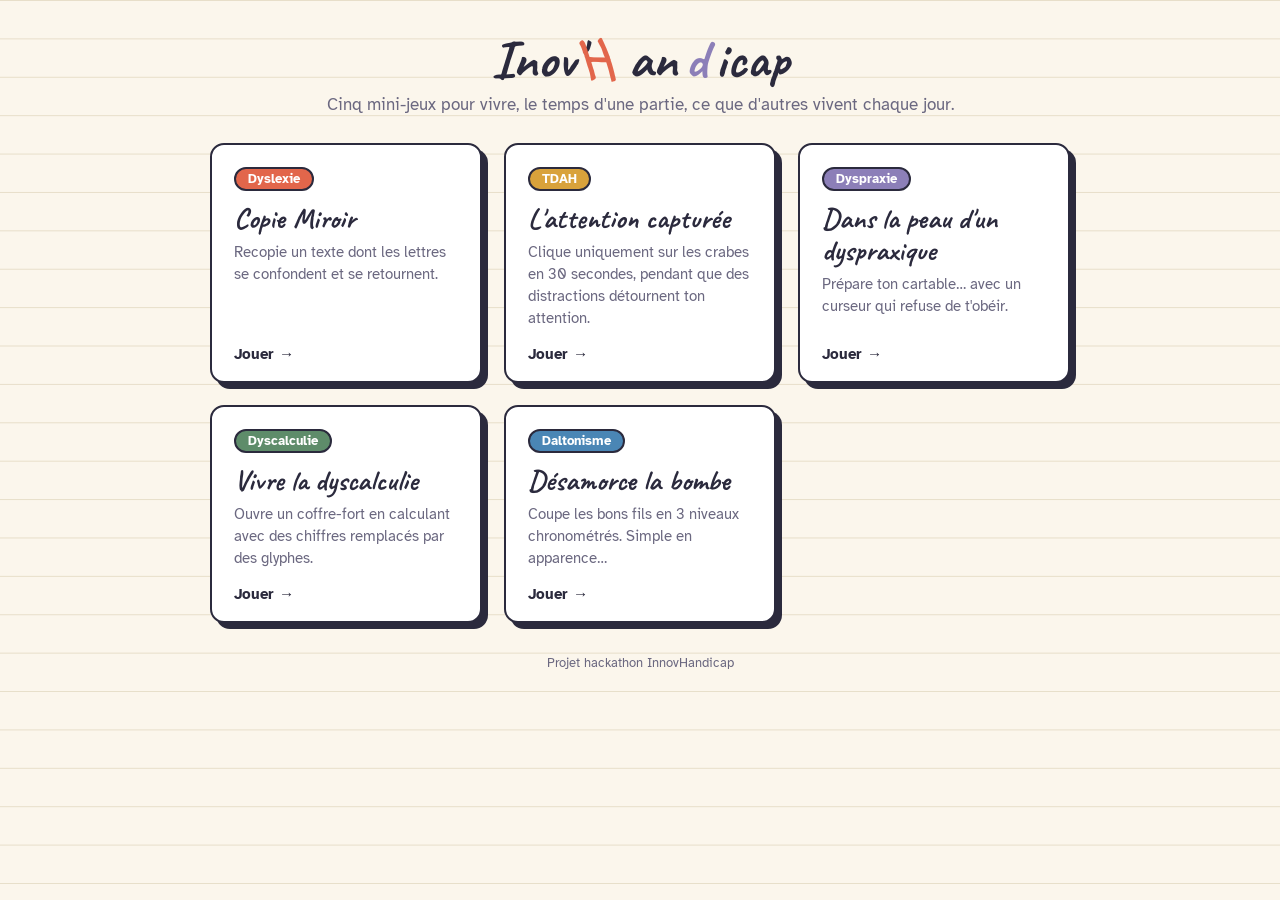
<file: index.html>
<!DOCTYPE html>
<html lang="fr">
<head>
<meta charset="UTF-8">
<meta name="viewport" content="width=device-width, initial-scale=1.0">
<title>Inov'Handicap — Menu</title>
<link rel="preconnect" href="https://fonts.googleapis.com">
<link href="https://fonts.googleapis.com/css2?family=Atkinson+Hyperlegible:ital,wght@0,400;0,700;1,400&family=Caveat:wght@600;700&display=swap" rel="stylesheet">
<style>
  :root{
    --paper:#FBF6EC;
    --paper-line:#E7DEC9;
    --ink:#2B2A3D;
    --ink-soft:#6B6880;
    --coral:#E2664B;
    --moss:#5E8C6A;
    --gold:#D9A23B;
    --lilac:#8C7FB8;
    --sky:#4A86B5;
    --radius:14px;
  }

  *{box-sizing:border-box;}
  html,body{margin:0;padding:0;}
  body{
    background:var(--paper);
    background-image:
      linear-gradient(var(--paper-line) 1px, transparent 1px);
    background-size: 100% 2.4em;
    color:var(--ink);
    font-family:'Atkinson Hyperlegible', sans-serif;
    min-height:100vh;
    padding:32px 16px 60px;
    display:flex;
    justify-content:center;
  }

  .sheet{
    max-width:860px;
    width:100%;
  }

  header{
    text-align:center;
    margin-bottom:28px;
  }

  .brand{
    display:inline-flex;
    align-items:baseline;
    gap:.15em;
    font-family:'Caveat', cursive;
    font-size:3.4rem;
    font-weight:700;
    line-height:1;
  }
  .brand .b{color:var(--coral); display:inline-block; transform:scaleX(-1);}
  .brand .b.flip-d{color:var(--lilac); transform:scaleX(1);}

  .subtitle{
    color:var(--ink-soft);
    font-size:1.05rem;
    margin-top:8px;
  }

  .games{
    display:grid;
    grid-template-columns:repeat(auto-fill, minmax(240px, 1fr));
    gap:22px;
    list-style:none;
    margin:0;
    padding:0;
  }

  .game{
    display:flex;
    flex-direction:column;
    height:100%;
    background:#fff;
    border:2px solid var(--ink);
    border-radius:var(--radius);
    box-shadow:6px 6px 0 var(--ink);
    padding:22px 22px 18px;
    color:inherit;
    text-decoration:none;
    transition:transform .15s ease, box-shadow .15s ease;
  }
  .game:hover,
  .game:focus-visible{
    transform:translate(-2px, -2px);
    box-shadow:8px 8px 0 var(--accent);
    outline:none;
  }

  .tag{
    align-self:flex-start;
    border:2px solid var(--ink);
    border-radius:999px;
    padding:2px 12px;
    font-size:.8rem;
    font-weight:700;
    background:var(--accent);
    color:#fff;
  }

  .game h2{
    margin:12px 0 6px;
    font-family:'Caveat', cursive;
    font-size:1.8rem;
    line-height:1.1;
  }

  .game p{
    margin:0 0 16px;
    color:var(--ink-soft);
    font-size:.95rem;
    line-height:1.45;
    flex:1;
  }

  .play{
    font-weight:700;
    font-size:.95rem;
  }

  footer{
    text-align:center;
    color:var(--ink-soft);
    font-size:.8rem;
    margin-top:32px;
  }

  @media (max-width: 480px){
    .brand{ font-size:2.4rem; }
  }
</style>
</head>
<body>
<div class="sheet">

  <header>
    <div class="brand">
      Inov'<span class="b">H</span>an<span class="b flip-d">d</span>icap
    </div>
    <div class="subtitle">Cinq mini-jeux pour vivre, le temps d'une partie, ce que d'autres vivent chaque jour.</div>
  </header>

  <ul class="games">
    <li>
      <a class="game" href="dyslexie.html" style="--accent:var(--coral)">
        <span class="tag">Dyslexie</span>
        <h2>Copie Miroir</h2>
        <p>Recopie un texte dont les lettres se confondent et se retournent.</p>
        <span class="play">Jouer →</span>
      </a>
    </li>
    <li>
      <a class="game" href="tdah.html" style="--accent:var(--gold)">
        <span class="tag">TDAH</span>
        <h2>L'attention capturée</h2>
        <p>Clique uniquement sur les crabes en 30 secondes, pendant que des distractions détournent ton attention.</p>
        <span class="play">Jouer →</span>
      </a>
    </li>
    <li>
      <a class="game" href="dyspraxie.html" style="--accent:var(--lilac)">
        <span class="tag">Dyspraxie</span>
        <h2>Dans la peau d'un dyspraxique</h2>
        <p>Prépare ton cartable… avec un curseur qui refuse de t'obéir.</p>
        <span class="play">Jouer →</span>
      </a>
    </li>
    <li>
      <a class="game" href="dyscalculie.html" style="--accent:var(--moss)">
        <span class="tag">Dyscalculie</span>
        <h2>Vivre la dyscalculie</h2>
        <p>Ouvre un coffre-fort en calculant avec des chiffres remplacés par des glyphes.</p>
        <span class="play">Jouer →</span>
      </a>
    </li>
    <li>
      <a class="game" href="daltonisme/index.html" style="--accent:var(--sky)">
        <span class="tag">Daltonisme</span>
        <h2>Désamorce la bombe</h2>
        <p>Coupe les bons fils en 3 niveaux chronométrés. Simple en apparence…</p>
        <span class="play">Jouer →</span>
      </a>
    </li>
  </ul>

  <footer>Projet hackathon InnovHandicap</footer>
</div>
</body>
</html>
</file>
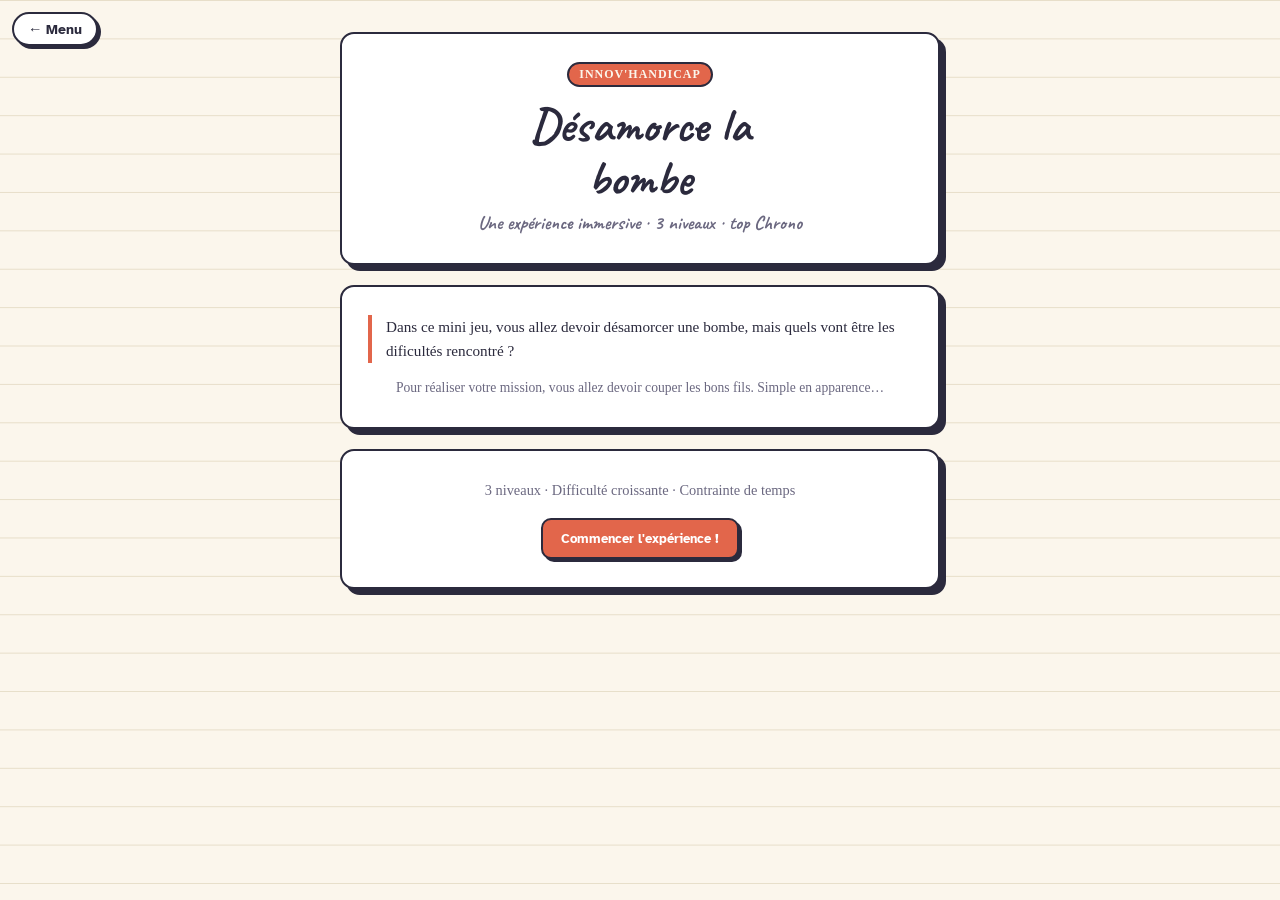
<file: daltonisme/index.html>
<!DOCTYPE html>
<html lang="fr">
<head>
  <meta charset="UTF-8" />
  <meta name="viewport" content="width=device-width, initial-scale=1.0" />
  <title>SensiCap</title>
  <link rel="preconnect" href="https://fonts.googleapis.com">
  <link rel="preconnect" href="https://fonts.gstatic.com" crossorigin>
  <link href="https://fonts.googleapis.com/css2?family=Caveat:wght@700&family=Atkinson+Hyperlegible&display=swap" rel="stylesheet">
  <link rel="stylesheet" href="style.css" />
  <link rel="stylesheet" href="../explication.css" />
</head>
<body>
<a href="../index.html" style="position:fixed;top:12px;left:12px;z-index:1000;padding:6px 14px;background:#fff;color:#2B2A3D;border:2px solid #2B2A3D;border-radius:999px;box-shadow:3px 3px 0 #2B2A3D;font-family:'Atkinson Hyperlegible',sans-serif;font-size:.9rem;font-weight:700;text-decoration:none;">← Menu</a>
<div id="app">

  <!-- ============================================================
       ÉCRAN 0 — ACCUEIL (aucune mention du trouble)
  ============================================================ -->
  <div id="ecran-accueil" class="ecran actif">
    <div class="carte">
      <span class="badge-dalton">Innov'Handicap</span>
      <h1 style="margin-top:12px;">Désamorce la<br> bombe</h1>
      <h3>Une expérience immersive · 3 niveaux · top Chrono</h3>
    </div>

    <div class="carte">
      <div class="accueil-intro">
        <p>
          Dans ce mini jeu, vous allez devoir désamorcer une bombe,
          mais quels vont être les dificultés rencontré ?
        </p>
      </div>
      <p style="margin-top:14px;font-size:0.85rem;color:var(--ink-soft);">
        Pour réaliser votre mission, vous allez devoir
        couper les bons fils. Simple en apparence…
      </p>
    </div>

    <div class="carte">
      <p style="margin-bottom:16px;font-size:0.9rem;color:var(--ink-soft);">
        3 niveaux · Difficulté croissante · Contrainte de temps
      </p>
      <button class="btn btn-primaire" onclick="demarrerJeu()">
        Commencer l'expérience !
      </button>
    </div>
  </div>


  <!-- ============================================================
       ÉCRAN 1 — NIVEAU 1
  ============================================================ -->
  <div id="ecran-niveau1" class="ecran">
    <div class="carte" style="padding:16px 24px;">
      <div style="display:flex;justify-content:space-between;align-items:center;flex-wrap:wrap;gap:10px;">
        <div>
          <p style="color:var(--ink-soft);font-size:0.8rem;text-transform:uppercase;letter-spacing:0.1em;">
            Niveau 1 / 3
          </p>
          <h2> Désamorçage</h2>
        </div>
        <div id="minuterie-n1" class="minuterie">15</div>
      </div>
      <div class="progression" style="margin-top:12px;">
        <div class="prog-dot actuel"></div>
        <div class="prog-dot"></div>
        <div class="prog-dot"></div>
      </div>
    </div>

    <div class="consigne">
      <strong>Mission :</strong> Coupez le fil
      <strong>ROUGE</strong> et le fil <strong>BLEU</strong> pour
      désamorcer la bombe.<br>
      <span style="color:var(--coral);font-size:0.85rem;">
        Mauvais fil = explosion immédiate !
      </span>
    </div>

    <div id="scene-bombe">
      <div class="boitier-bombe">
        <div id="affichage-bombe" class="affichage-bombe">00:15</div>
        <div class="zone-fils" id="zone-fils"></div>
      </div>
      <p style="font-size:0.78rem;color:var(--ink-soft);text-align:center;">
        Cliquez sur les fils pour les couper
      </p>
    </div>
  </div>


  <!-- ============================================================
       ÉCRAN 1 FIN
  ============================================================ -->
  <div id="ecran-fin-n1" class="ecran">
    <div class="carte">
      <div id="icone-resultat-n1" style="font-size:3rem;margin-bottom:8px;"></div>
      <h2 id="titre-resultat-n1"></h2>
      <p id="sous-titre-n1" style="color:var(--ink-soft);margin-top:4px;font-size:0.9rem;"></p>
    </div>
    <button class="btn btn-secondaire" onclick="lancerNiveau1b()">
      Niveau suivant →
    </button>
  </div>


  <!-- ============================================================
       ÉCRAN 1b — NIVEAU 2
  ============================================================ -->
  <div id="ecran-niveau1b" class="ecran">
    <div class="carte" style="padding:16px 24px;">
      <div style="display:flex;justify-content:space-between;align-items:center;flex-wrap:wrap;gap:10px;">
        <div>
          <p style="color:var(--ink-soft);font-size:0.8rem;text-transform:uppercase;letter-spacing:0.1em;">
            Niveau 2 / 3
          </p>
          <h2>💣 Désamorçage</h2>
        </div>
        <div id="minuterie-n1b" class="minuterie">15</div>
      </div>
      <div class="progression" style="margin-top:12px;">
        <div class="prog-dot fait"></div>
        <div class="prog-dot actuel"></div>
        <div class="prog-dot"></div>
      </div>
    </div>

    <div class="consigne">
      🎯 <strong>Mission :</strong> Coupez le fil
      <strong>VERT</strong> et le fil <strong>BLEU</strong>.<br>
      <span style="color:var(--coral);font-size:0.85rem;">
        ⚠️ Certains fils se ressemblent encore plus qu'avant…
      </span>
    </div>

    <div id="scene-bombe-1b">
      <div class="boitier-bombe">
        <div id="affichage-bombe-1b" class="affichage-bombe">00:15</div>
        <div class="zone-fils" id="zone-fils-1b"></div>
      </div>
      <p style="font-size:0.78rem;color:var(--ink-soft);text-align:center;">
        Cliquez sur les fils pour les couper
      </p>
    </div>
  </div>


  <!-- ============================================================
       ÉCRAN 1b FIN
  ============================================================ -->
  <div id="ecran-fin-n1b" class="ecran">
    <div class="carte">
      <div id="icone-resultat-n1b" style="font-size:3rem;margin-bottom:8px;"></div>
      <h2 id="titre-resultat-n1b"></h2>
      <p id="sous-titre-n1b" style="color:var(--ink-soft);margin-top:4px;font-size:0.9rem;"></p>
    </div>
    <button class="btn btn-secondaire" onclick="lancerNiveau3()">
      Niveau suivant →
    </button>
  </div>


  <!-- ============================================================
       ÉCRAN 3 — NIVEAU 3
  ============================================================ -->
  <div id="ecran-niveau3" class="ecran">
    <div class="carte" style="padding:16px 24px;">
      <div style="display:flex;justify-content:space-between;align-items:center;flex-wrap:wrap;gap:10px;">
        <div>
          <p style="color:var(--ink-soft);font-size:0.8rem;text-transform:uppercase;letter-spacing:0.1em;">
            Niveau 3 / 3
          </p>
          <h2>💣 Désamorçage Final</h2>
        </div>
        <div id="minuterie-n3" class="minuterie">10</div>
      </div>
      <div class="progression" style="margin-top:12px;">
        <div class="prog-dot fait"></div>
        <div class="prog-dot fait"></div>
        <div class="prog-dot actuel"></div>
      </div>
    </div>

    <div class="consigne">
      🎯 <strong>Mission :</strong> Coupez le fil
      <strong>ROUGE</strong> et le fil <strong>ORANGE</strong>.<br>
      <span style="color:var(--coral);font-size:0.85rem;">
        ⚠️ 6 fils · 10 secondes · Les deux perturbations sont actives !
      </span>
    </div>

    <div id="scene-bombe-n3">
      <div class="boitier-bombe">
        <div id="affichage-bombe-n3" class="affichage-bombe">00:10</div>
        <div class="zone-fils" id="zone-fils-n3"></div>
      </div>
      <p style="font-size:0.78rem;color:var(--ink-soft);text-align:center;">
        Cliquez sur les fils pour les couper
      </p>
    </div>
  </div>


  <!-- ============================================================
       ÉCRAN 3 FIN
  ============================================================ -->
  <div id="ecran-fin-n3" class="ecran">
    <div class="carte">
      <div id="icone-resultat-n3" style="font-size:3rem;margin-bottom:8px;"></div>
      <h2 id="titre-resultat-n3"></h2>
      <p id="sous-titre-n3" style="color:var(--ink-soft);margin-top:4px;font-size:0.9rem;"></p>
    </div>
    <button class="btn btn-primaire" onclick="afficherRecapitulatif()">
      Voir le bilan complet →
    </button>
  </div>


  <!-- ============================================================
       ÉCRAN FINAL — RÉCAPITULATIF + EXPLICATIONS
  ============================================================ -->
  <div id="ecran-fin" class="ecran">
    <div class="carte">
      <h1>🏁 Bilan de l'expérience</h1>
    </div>

    <div class="carte">
      <h2>Votre score</h2>
      <div id="score-barre" class="score-barre"></div>
      <p id="score-message" style="color:var(--ink-soft);font-size:0.9rem;margin-top:8px;"></p>
    </div>

    <div class="carte">
      <h2>👁️ Qu'est-ce que le daltonisme ?</h2>
      <div class="expl-content">
        <div class="expl-block">
          <h3>Définition</h3>
          <p>
            Le <strong>daltonisme</strong> est une <strong>anomalie de la vision des couleurs</strong>,
            le plus souvent <strong>génétique</strong>. Un ou plusieurs types de cônes de la rétine
            fonctionnent mal ou sont absents, ce qui rend certaines couleurs difficiles, voire
            impossibles, à distinguer.
          </p>
        </div>

        <div class="expl-block">
          <h3>📊 Chiffres clés</h3>
          <ul>
            <li><strong>8 %</strong> des hommes sont concernés, contre <strong>0,5 %</strong> des femmes</li>
            <li>Environ <strong>un garçon par classe</strong> est daltonien</li>
            <li>La confusion <strong>rouge / vert</strong> est de loin la forme la plus fréquente</li>
          </ul>
        </div>

        <div class="expl-block">
          <h3>💡 Ce qu'il faut retenir</h3>
          <p class="expl-quote">
            « Ce n'est pas un manque d'attention, c'est un œil qui ne reçoit pas les mêmes couleurs. »
          </p>
          <p>
            Une personne daltonienne ne voit pas « en noir et blanc » : certaines teintes se
            <strong>confondent</strong> — exactement comme les fils de la bombe. Au niveau 1
            (<strong>deutéranopie</strong>, cônes verts absents), rouge et vert deviennent un même
            brun-olive ; au niveau 2 (<strong>protanopie</strong>, cônes rouges absents), le rouge
            s'assombrit et l'orange se confond avec le vert. Feux, graphiques, cartes, codes couleur
            en classe : sans autre repère, l'erreur est inévitable.
          </p>
        </div>

        <div class="expl-block">
          <h3>🤝 Comment aider ?</h3>
          <ul>
            <li>Toujours associer couleur <em>et</em> forme, texte ou motif</li>
            <li>Éviter les codes uniquement rouge / vert</li>
            <li>Nommer les couleurs à l'oral plutôt que de dire « le rouge »</li>
            <li>Tester ses supports avec un simulateur (ex. Coblis)</li>
          </ul>
        </div>
      </div>
    </div>

    <div style="display:flex;gap:12px;flex-wrap:wrap;justify-content:center;">
      <button class="btn btn-secondaire" onclick="rejouer()">🔄 Rejouer</button>
      <a href="../index.html" class="btn btn-neutre" style="text-decoration:none;display:inline-block;">Retour au menu</a>
    </div>
  </div>

</div><!-- #app -->
<script src="script.js"></script>
</body>
</html>
</file>
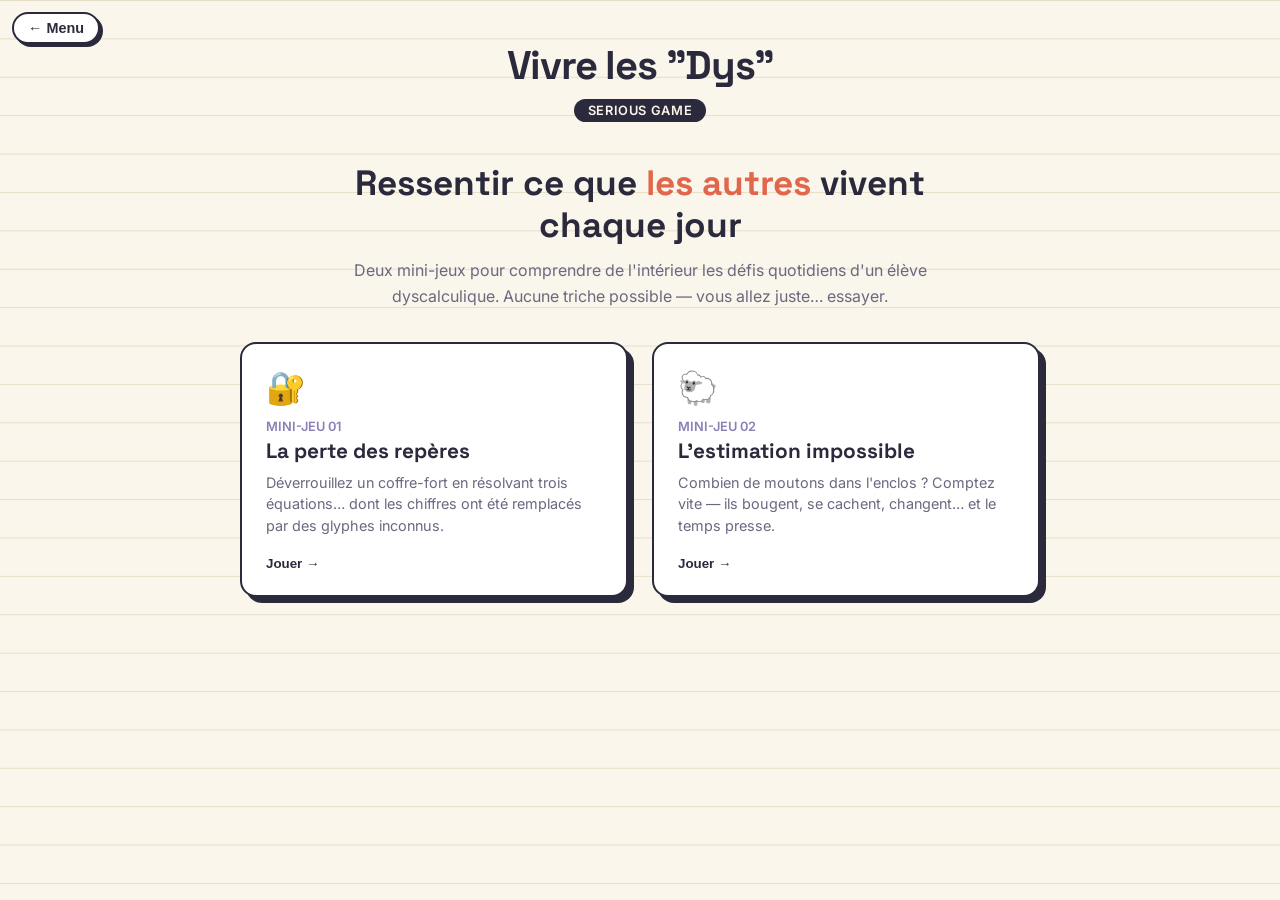
<file: dyscalculie.html>
<!DOCTYPE html>
<html lang="fr">
<head>
<meta charset="UTF-8">
<meta name="viewport" content="width=device-width, initial-scale=1.0">
<title>Vivre la Dyscalculie</title>
<link href="https://fonts.googleapis.com/css2?family=Space+Grotesk:wght@400;600;700&family=Inter:wght@400;500;600&display=swap" rel="stylesheet">
<link href="https://fonts.googleapis.com/css2?family=Caveat:wght@700&display=swap" rel="stylesheet">
<link rel="stylesheet" href="tempstyle.css">
<link rel="stylesheet" href="explication.css">
</head>
<body>
<a href="index.html" style="position:fixed;top:12px;left:12px;z-index:1000;padding:6px 14px;background:#fff;color:#2B2A3D;border:2px solid #2B2A3D;border-radius:999px;box-shadow:3px 3px 0 #2B2A3D;font-family:'Atkinson Hyperlegible',sans-serif;font-size:.9rem;font-weight:700;text-decoration:none;">← Menu</a>
<header>
  <h1>Vivre les "Dys"</h1>
  <span class="badge">Serious Game</span>
</header>

<!-- HOME -->
<div id="screen-home" class="screen active">
  <div class="home-hero fade-in">
    <h2>Ressentir ce que <span>les autres</span> vivent chaque jour</h2>
    <p>Deux mini-jeux pour comprendre de l'intérieur les défis quotidiens d'un élève dyscalculique. Aucune triche possible — vous allez juste… essayer.</p>
  </div>
  <div class="game-cards fade-in">
    <div class="game-card card-1" onclick="startGame1()">
      <div class="card-icon">🔐</div>
      <div class="card-num">Mini-jeu 01</div>
      <div class="card-title">La perte des repères</div>
      <div class="card-desc">Déverrouillez un coffre-fort en résolvant trois équations… dont les chiffres ont été remplacés par des glyphes inconnus.</div>
      <button class="card-btn" onclick="event.stopPropagation();startGame1()">Jouer →</button>
    </div>
    <div class="game-card card-2" onclick="startGame2()">
      <div class="card-icon">🐑</div>
      <div class="card-num">Mini-jeu 02</div>
      <div class="card-title">L'estimation impossible</div>
      <div class="card-desc">Combien de moutons dans l'enclos ? Comptez vite — ils bougent, se cachent, changent… et le temps presse.</div>
      <button class="card-btn" onclick="event.stopPropagation();startGame2()">Jouer →</button>
    </div>
  </div>
</div>

<!-- GAME 1 -->
<div id="screen-g1" class="screen">
  <div id="g1-intro" class="panel fade-in" style="width:100%;">
    <div class="game-header" style="margin-bottom:20px;">
      <button class="back-btn" onclick="goHome()">← Accueil</button>
      <span class="game-title-bar">🔐 La perte des repères symboliques</span>
    </div>
    <p style="margin-bottom:10px;">Vous êtes détective. Vous devez ouvrir un coffre-fort en résolvant <strong>3 opérations</strong>.</p>
    <p style="margin-bottom:10px;">Dans ces équations, <strong>certains chiffres sont remplacés par des glyphes</strong>. Une table de correspondance sera visible en permanence sur le côté… mais les calculs restent piégeux.</p>
    <p style="color:var(--muted);font-size:0.88rem;margin-bottom:20px;">Les opérateurs (+, −, ×) restent normaux. Seuls les chiffres changent.</p>
    <button class="btn-primary" onclick="g1Start()">Commencer →</button>
  </div>

  <div id="g1-play" class="hidden fade-in" style="width:100%;">
    <div class="game-header" style="margin-bottom:20px;">
      <button class="back-btn" onclick="goHome()">← Accueil</button>
      <span class="game-title-bar">🔐 Déverrouillez le coffre</span>
    </div>
    <div class="g1-layout">
      <!-- LEFT: legend (always visible) -->
      <div class="legend-box" style="align-self:start;">
        <div class="legend-title">Table de correspondance</div>
        <div class="legend-grid" id="g1-legend-grid"></div>
      </div>
      <!-- RIGHT: game -->
      <div class="g1-right">
        <div class="panel" style="text-align:center;width:100%;">
          <div class="safe-display" id="g1-safe">🔒</div>
          <div class="combo-slots">
            <div class="combo-slot" id="cs0">?</div>
            <div class="combo-slot" id="cs1">?</div>
            <div class="combo-slot" id="cs2">?</div>
          </div>
        </div>
        <div class="panel" style="display:flex;flex-direction:column;gap:12px;align-items:center;width:100%;">
          <div class="progress-dots">
            <div class="dot current" id="d0"></div>
            <div class="dot" id="d1"></div>
            <div class="dot" id="d2"></div>
          </div>
          <div class="round-label" id="g1-round-lbl">Équation 1 / 3</div>
          <div class="equation-display" id="g1-equation">…</div>
          <div style="display:flex;align-items:center;gap:12px;">
            <span style="color:var(--muted);font-size:0.9rem;">= </span>
            <input class="answer-input" id="g1-input" type="number" placeholder="?" autocomplete="off" min="0" max="99">
            <button class="btn-primary" onclick="g1CheckAnswer()" style="padding:12px 20px;">✓</button>
          </div>
          <div class="feedback-msg" id="g1-feedback"></div>
        </div>
      </div>
    </div>
  </div>

  <div id="g1-result" class="hidden fade-in" style="width:100%;display:flex;flex-direction:column;gap:16px;align-items:center;">
    <div class="game-header"><button class="back-btn" onclick="goHome()">← Accueil</button></div>
    <div class="result-emoji">🔓</div>
    <div class="result-title">Coffre déverrouillé !</div>
    <div class="result-sub" id="g1-result-sub"></div>
    <div class="debrief-box">
      <h3>💡 Ce que ça illustre</h3>
      <p>Pour un élève dyscalculique, <strong>les chiffres arabes ne s'automatisent pas</strong>. Chaque symbole demande un effort de décodage conscient — exactement comme vous venez de vivre avec les glyphes.</p>
      <p>Même avec la légende sous les yeux, la surcharge cognitive est réelle : il faut décoder, retenir, calculer, re-décoder. Ce n'est pas un manque d'intelligence : c'est ce que vivent ces élèves à chaque calcul, chaque jour.</p>
    </div>
    <div style="display:flex;gap:12px;flex-wrap:wrap;justify-content:center;">
      <button class="btn-primary" onclick="g1Restart()">Rejouer</button>
      <button class="btn-ghost" onclick="startGame2()">Mini-jeu 2 →</button>
    </div>
  </div>
</div>

<!-- GAME 2 -->
<div id="screen-g2" class="screen">
  <div id="g2-intro" class="panel fade-in" style="width:100%;">
    <div class="game-header" style="margin-bottom:20px;">
      <button class="back-btn" onclick="goHome()">← Accueil</button>
      <span class="game-title-bar">🐑 L'estimation impossible</span>
    </div>
    <p style="color:var(--muted);line-height:1.65;font-size:0.92rem;margin-bottom:12px;">Des moutons apparaissent dans l'enclos. Vous devez <strong style="color:var(--amber);">compter leur nombre exact</strong> avant qu'ils ne s'échappent.</p>
    <p style="color:var(--muted);line-height:1.65;font-size:0.92rem;margin-bottom:12px;">Ils sont grands, se chevauchent, bougent en permanence. Impossible de les "voir" globalement — il faut pointer et compter <em>un par un</em>, sous contrainte de temps.</p>
    <p style="color:var(--muted);line-height:1.65;font-size:0.92rem;margin-bottom:20px;"><strong style="color:var(--teal);">3 manches</strong> — à chaque manche, le nombre de moutons change.</p>
    <button class="btn-primary" onclick="g2Init()">Commencer →</button>
  </div>

  <div id="g2-play" class="hidden fade-in" style="width:100%;display:flex;flex-direction:column;gap:14px;align-items:center;">
    <div class="game-header">
      <button class="back-btn" onclick="goHome()">← Accueil</button>
      <span class="game-title-bar">🐑 Combien de moutons ?</span>
    </div>
    <div style="width:100%;display:flex;align-items:center;justify-content:space-between;flex-wrap:wrap;gap:8px;">
      <div class="round-label" id="g2-round-lbl">Manche 1 / 3</div>
      <div style="display:flex;align-items:center;gap:8px;">
        <span style="font-size:0.8rem;color:var(--muted);">Temps :</span>
        <span id="g2-time-num" style="font-family:'Space Grotesk',sans-serif;font-weight:700;color:var(--amber);font-size:1rem;">8</span>
        <span style="font-size:0.8rem;color:var(--muted);">s</span>
      </div>
    </div>
    <div id="g2-timer-bar-wrap"><div id="g2-timer-bar"></div></div>

    <div id="g2-field">
      <div class="fence-h top"></div>
      <div class="fence-h bottom"></div>
      <div class="fence-v left"></div>
      <div class="fence-v right"></div>
      <div id="g2-overlay">
        <h3 id="g2-overlay-title">🐑 Prêt ?</h3>
        <p id="g2-overlay-msg">Les moutons vont apparaître. Comptez-les !</p>
        <button class="btn-primary" onclick="g2StartRound()" style="font-size:0.9rem;padding:10px 24px;">C'est parti !</button>
      </div>
      <div id="g2-sheep-container"></div>
    </div>

    <div class="g2-controls">
      <button class="count-btn" id="g2-minus" onclick="g2Adjust(-1)" disabled>−</button>
      <div id="g2-count-display">0</div>
      <button class="count-btn" id="g2-plus" onclick="g2Adjust(1)" disabled>+</button>
      <button id="g2-submit" onclick="g2Submit()" disabled>Valider →</button>
    </div>
    <div class="feedback-msg" id="g2-feedback"></div>
    <div class="g2-score-row">
      <div class="score-badge"><div class="num" id="g2-correct-num">0</div><div class="lbl">Bonnes réponses</div></div>
      <div class="score-badge"><div class="num" id="g2-total-num">0</div><div class="lbl">Manches jouées</div></div>
    </div>
  </div>

  <div id="g2-result" class="hidden fade-in" style="width:100%;display:flex;flex-direction:column;gap:16px;align-items:center;">
    <div class="game-header"><button class="back-btn" onclick="goHome()">← Accueil</button></div>
    <div class="result-emoji" id="g2-result-emoji">🐑</div>
    <div class="result-title" id="g2-result-title">Résultat</div>
    <div class="result-sub" id="g2-result-sub"></div>
    <div style="display:flex;gap:12px;flex-wrap:wrap;justify-content:center;">
      <button class="btn-primary" onclick="goBilan()">Voir le bilan →</button>
      <button class="btn-ghost" onclick="g2Restart()">Rejouer</button>
    </div>
  </div>
</div>

<!-- BILAN -->
<div id="screen-bilan" class="screen">
  <div class="panel fade-in" style="width:100%;display:flex;flex-direction:column;gap:20px;">
    <div class="game-header">
      <button class="back-btn" onclick="goHome()">← Accueil</button>
      <span class="game-title-bar">🧠 Ce que vous avez vécu</span>
    </div>
    <div class="bilan-box">
      <h2 style="margin-bottom:16px;">🔢 Qu'est-ce que la dyscalculie ?</h2>
      <div class="expl-content">
        <div class="expl-block">
          <h3>Définition</h3>
          <p>
            La <strong>dyscalculie</strong> est un <strong>trouble du neurodéveloppement</strong>
            qui affecte durablement la capacité à comprendre, traiter et manipuler les nombres :
            reconnaître les chiffres, estimer des quantités, mémoriser les tables ou poser un calcul.
          </p>
        </div>

        <div class="expl-block">
          <h3>📊 Chiffres clés</h3>
          <ul>
            <li><strong>3 à 7 %</strong> des enfants sont concernés, soit environ un élève par classe</li>
            <li>Elle touche <strong>autant les filles que les garçons</strong></li>
            <li>Elle est souvent <strong>associée à d'autres troubles</strong> (dyslexie, TDAH) et reste moins connue qu'eux</li>
          </ul>
        </div>

        <div class="expl-block">
          <h3>💡 Ce qu'il faut retenir</h3>
          <p class="expl-quote">
            « Ce n'est pas être nul en maths, c'est un cerveau pour qui les nombres ne parlent pas d'eux-mêmes. »
          </p>
          <p>
            Pour un élève dyscalculique, <strong>les chiffres ne s'automatisent pas</strong> : chaque symbole
            demande un effort de décodage, exactement comme les glyphes du jeu 1. Et la
            <strong>perception instantanée des petites quantités</strong> (le <em>subitizing</em>, jeu 2)
            fait défaut : il faut compter un par un, même pour 3 objets.
          </p>
          <p>
            Ce n'est ni un manque de travail ni un manque d'intelligence, mais un fonctionnement
            neurologique différent et permanent.
          </p>
        </div>

        <div class="expl-block">
          <h3>🤝 Comment aider ?</h3>
          <ul>
            <li>Autoriser la calculatrice et les tables affichées</li>
            <li>Utiliser du matériel concret et des supports visuels</li>
            <li>Laisser plus de temps et ne pas pénaliser les erreurs de calcul</li>
            <li>Valoriser le raisonnement plutôt que la vitesse</li>
          </ul>
        </div>
      </div>
      <div style="margin-top:16px;display:flex;gap:12px;flex-wrap:wrap;">
        <button class="btn-primary" onclick="goHome()">← Accueil</button>
        <button class="btn-ghost" onclick="g2Restart()">Rejouer le jeu 2</button>
      </div>
    </div>
  </div>
</div>

<script>
// ── NAVIGATION ──────────────────────────────────
function showScreen(id) {
  document.querySelectorAll('.screen').forEach(s => s.classList.remove('active'));
  document.getElementById(id).classList.add('active');
}
function goHome() { g1Cleanup(); g2Cleanup(); showScreen('screen-home'); }

// ── GAME 1 ──────────────────────────────────────
const SYMBOLS = ['○','◆','▲','✦','⬟','⬡','✿','⟁','⌬','❋'];
let GLYPHS = {}; // digit -> symbol, reshuffled at each equation

function shuffle(arr) {
  const a = arr.slice();
  for (let i = a.length - 1; i > 0; i--) {
    const j = Math.floor(Math.random() * (i + 1));
    [a[i], a[j]] = [a[j], a[i]];
  }
  return a;
}
function randInt(min, max) { return min + Math.floor(Math.random() * (max - min + 1)); }

function g1ShuffleGlyphs() {
  const s = shuffle(SYMBOLS);
  GLYPHS = {};
  s.forEach((sym, d) => { GLYPHS[d] = sym; });
}

// Random equations mixing glyphs AND arabic digits; answers stay single-digit (safe combination)
function g1GenerateEquations() {
  const gen = {
    '+': () => { const ans = randInt(2, 9), a = randInt(1, ans - 1); return { a, b: ans - a, ans }; },
    '−': () => { const a = randInt(2, 9), b = randInt(1, a - 1); return { a, b, ans: a - b }; },
    '×': () => {
      const pairs = [];
      for (let a = 2; a <= 4; a++) for (let b = 2; a * b <= 9; b++) pairs.push([a, b]);
      const [a, b] = pairs[randInt(0, pairs.length - 1)];
      return { a, b, ans: a * b };
    },
  };
  return shuffle(['+', '−', '×']).map(op => {
    const { a, b, ans } = gen[op]();
    // At least one glyph per equation
    const flags = [[true, false], [false, true], [true, true]][randInt(0, 2)];
    return { aParts: [{ v: a, glyph: flags[0] }], op, bParts: [{ v: b, glyph: flags[1] }], ans };
  });
}

let G1_EQUATIONS = [];

let g1Step=0, g1ComboAnswers=[], g1LegendInt=null;

function startGame1() {
  g1Step=0; g1ComboAnswers=[];
  ['g1-intro','g1-play','g1-result'].forEach(id=>document.getElementById(id).classList.add('hidden'));
  document.getElementById('g1-intro').classList.remove('hidden');
  showScreen('screen-g1');
}

function g1ShowOnly(id) {
  ['g1-intro','g1-play','g1-result'].forEach(i=>document.getElementById(i).classList.add('hidden'));
  document.getElementById(id).classList.remove('hidden');
}

function g1BuildLegend() {
  const grid = document.getElementById('g1-legend-grid');
  grid.innerHTML = '';
  [0,1,2,3,4,5,6,7,8,9].forEach(d => {
    const item = document.createElement('div');
    item.className = 'legend-item';
    item.innerHTML = `<span class="glyph-sym">${GLYPHS[d]}</span><span class="glyph-eq">=</span><span class="glyph-num">${d}</span>`;
    grid.appendChild(item);
  });
}

function g1Start() {
  G1_EQUATIONS = g1GenerateEquations();
  g1ShowOnly('g1-play');
  // Reset combo slots
  [0,1,2].forEach(i => {
    const s = document.getElementById('cs'+i);
    s.textContent='?'; s.className='combo-slot';
  });
  document.getElementById('g1-safe').textContent='🔒';
  g1Step=0; g1ComboAnswers=[];
  g1UpdateDots();
  g1LoadEquation();
  document.getElementById('g1-input').focus();
}

function renderParts(parts) {
  return parts.map(p => p.glyph
    ? `<span class="eq-glyph">${GLYPHS[p.v]}</span>`
    : `<span class="eq-num">${p.v}</span>`
  ).join('');
}

function g1LoadEquation() {
  const eq = G1_EQUATIONS[g1Step];
  g1ShuffleGlyphs();
  g1BuildLegend();
  document.getElementById('g1-equation').innerHTML =
    `${renderParts(eq.aParts)} <span class="eq-op">${eq.op}</span> ${renderParts(eq.bParts)}`;
  document.getElementById('g1-round-lbl').textContent = `Équation ${g1Step+1} / 3`;
  const inp = document.getElementById('g1-input');
  inp.value=''; inp.className='answer-input';
  document.getElementById('g1-feedback').textContent='';
  inp.focus();
}

function g1UpdateDots() {
  for(let i=0;i<3;i++){
    const d=document.getElementById('d'+i);
    d.className='dot';
    if(i<g1Step) d.classList.add('done');
    else if(i===g1Step) d.classList.add('current');
  }
}

function g1CheckAnswer() {
  const inp=document.getElementById('g1-input');
  const val=parseInt(inp.value);
  const correct=G1_EQUATIONS[g1Step].ans;
  const fb=document.getElementById('g1-feedback');
  if(isNaN(val)){fb.textContent='Entre un nombre !';fb.className='feedback-msg err';return;}
  if(val===correct){
    inp.className='answer-input correct';
    fb.textContent='✓ Correct !'; fb.className='feedback-msg ok';
    const slot=document.getElementById('cs'+g1Step);
    slot.textContent=correct; slot.classList.add('filled');
    g1ComboAnswers.push(correct);
    g1Step++;
    g1UpdateDots();
    if(g1Step>=3) setTimeout(g1Win,700);
    else setTimeout(g1LoadEquation,600);
  } else {
    inp.className='answer-input wrong';
    fb.textContent='✗ Pas tout à fait… réessaie.'; fb.className='feedback-msg err';
    setTimeout(()=>{ inp.className='answer-input'; inp.select(); },400);
  }
}

function g1Win() {
  document.getElementById('g1-safe').textContent='🔓';
  setTimeout(()=>{
    g1ShowOnly('g1-result');
    document.getElementById('g1-result-sub').textContent=`Combinaison : ${g1ComboAnswers.join(' – ')}`;
  },800);
}

function g1Restart(){ g1Cleanup(); g1Start(); }
function g1Cleanup(){ if(g1LegendInt) clearInterval(g1LegendInt); }

document.addEventListener('DOMContentLoaded',()=>{
  document.getElementById('g1-input').addEventListener('keydown',e=>{ if(e.key==='Enter') g1CheckAnswer(); });
});

// ── GAME 2 ──────────────────────────────────────
// Counts: big enough to make it hard (7-10)
const G2_COUNTS = [8, 10, 7];
const G2_ROUND_TIME = 8;

let g2Round=0, g2UserCount=0, g2Correct=0, g2Total=0;
let g2TimerInt=null, g2TimeLeft=G2_ROUND_TIME;
let g2AnimFrame=null, g2RoundActive=false;
let g2Sheep=[]; // [{el,x,y,vx,vy,phase,size,zIndex}]

function startGame2() {
  g2Round=0; g2Correct=0; g2Total=0;
  ['g2-intro','g2-play','g2-result'].forEach(id=>document.getElementById(id).classList.add('hidden'));
  document.getElementById('g2-intro').classList.remove('hidden');
  showScreen('screen-g2');
}

function g2ShowOnly(id){
  ['g2-intro','g2-play','g2-result'].forEach(i=>document.getElementById(i).classList.add('hidden'));
  document.getElementById(id).classList.remove('hidden');
}

function g2Init(){
  g2Round=0; g2Correct=0; g2Total=0;
  g2ShowOnly('g2-play');
  g2PrepareRound();
}

function g2PrepareRound(){
  g2RoundActive=false; g2UserCount=0;
  document.getElementById('g2-count-display').textContent='0';
  document.getElementById('g2-feedback').textContent='';
  document.getElementById('g2-round-lbl').textContent=`Manche ${g2Round+1} / 3`;
  document.getElementById('g2-time-num').textContent=G2_ROUND_TIME;
  const bar=document.getElementById('g2-timer-bar');
  bar.style.width='100%';
  bar.style.background='linear-gradient(90deg,var(--teal),var(--amber))';
  document.getElementById('g2-submit').disabled=true;
  document.getElementById('g2-minus').disabled=true;
  document.getElementById('g2-plus').disabled=true;
  document.getElementById('g2-correct-num').textContent=g2Correct;
  document.getElementById('g2-total-num').textContent=g2Total;
  document.getElementById('g2-sheep-container').innerHTML='';

  const overlay=document.getElementById('g2-overlay');
  overlay.style.display='flex';
  document.getElementById('g2-overlay-title').textContent=`🐑 Manche ${g2Round+1}`;
  document.getElementById('g2-overlay-msg').textContent=`Des moutons vont apparaître. Comptez-les vite !`;
}

function g2StartRound(){
  document.getElementById('g2-overlay').style.display='none';
  g2RoundActive=true; g2UserCount=0;
  g2SpawnSheep(G2_COUNTS[g2Round]);
  document.getElementById('g2-submit').disabled=false;
  document.getElementById('g2-minus').disabled=false;
  document.getElementById('g2-plus').disabled=false;
  g2TimeLeft=G2_ROUND_TIME;
  if(g2TimerInt) clearInterval(g2TimerInt);
  g2TimerInt=setInterval(()=>{
    g2TimeLeft-=0.1;
    const pct=Math.max(0,(g2TimeLeft/G2_ROUND_TIME)*100);
    const bar=document.getElementById('g2-timer-bar');
    bar.style.width=pct+'%';
    document.getElementById('g2-time-num').textContent=Math.max(0,Math.ceil(g2TimeLeft));
    if(pct<30) bar.style.background='var(--red)';
    else if(pct<60) bar.style.background='var(--amber)';
    if(g2TimeLeft<=0){ clearInterval(g2TimerInt); if(g2RoundActive) g2TimeOut(); }
  },100);
}

function g2SpawnSheep(count){
  const container=document.getElementById('g2-sheep-container');
  container.innerHTML=''; g2Sheep=[];
  const field=document.getElementById('g2-field');
  const fw=field.clientWidth-30;
  const fh=field.clientHeight-30;

  const emojis=['🐑','🐑','🐑','🐏'];

  for(let i=0;i<count;i++){
    const el=document.createElement('div');
    el.className='sheep';
    // Size varies a lot: 42–70px — makes them overlap and hard to distinguish
    const size=42+Math.floor(Math.random()*30);
    el.style.fontSize=size+'px';
    el.textContent=emojis[Math.floor(Math.random()*emojis.length)];

    const x=18+Math.random()*(fw-size);
    const y=18+Math.random()*(fh-size);
    el.style.left=x+'px'; el.style.top=y+'px';
    el.style.zIndex=Math.floor(Math.random()*10);

    const angle=Math.random()*Math.PI*2;
    const speed=0.6+Math.random()*1.0;
    container.appendChild(el);
    g2Sheep.push({el,x,y,vx:Math.cos(angle)*speed,vy:Math.sin(angle)*speed,phase:Math.random()*Math.PI*2,size,fw,fh});
  }
  g2Animate();
}

function g2Animate(){
  if(g2AnimFrame) cancelAnimationFrame(g2AnimFrame);
  let t=0;
  function step(){
    if(!g2RoundActive) return;
    t++;
    g2Sheep.forEach(s=>{
      // Slight random direction change
      s.vx+=(Math.random()-0.5)*0.12;
      s.vy+=(Math.random()-0.5)*0.12;
      const spd=Math.sqrt(s.vx*s.vx+s.vy*s.vy);
      const maxSpd=1.6;
      if(spd>maxSpd){s.vx=s.vx/spd*maxSpd;s.vy=s.vy/spd*maxSpd;}

      s.x+=s.vx; s.y+=s.vy;
      const margin=16;
      if(s.x<margin){s.x=margin;s.vx=Math.abs(s.vx);}
      if(s.x>s.fw-s.size){s.x=s.fw-s.size;s.vx=-Math.abs(s.vx);}
      if(s.y<margin){s.y=margin;s.vy=Math.abs(s.vy);}
      if(s.y>s.fh-s.size){s.y=s.fh-s.size;s.vy=-Math.abs(s.vy);}
      s.el.style.left=s.x+'px'; s.el.style.top=s.y+'px';

      // Randomly swap z-index so they pass in front/behind each other
      if(t%30===Math.floor(s.phase*5)%30){
        s.el.style.zIndex=Math.floor(Math.random()*20);
      }
    });
    g2AnimFrame=requestAnimationFrame(step);
  }
  g2AnimFrame=requestAnimationFrame(step);
}

function g2Adjust(delta){
  if(!g2RoundActive) return;
  g2UserCount=Math.max(0,g2UserCount+delta);
  document.getElementById('g2-count-display').textContent=g2UserCount;
}

function g2Submit(){
  if(!g2RoundActive) return;
  clearInterval(g2TimerInt);
  g2RoundActive=false;
  if(g2AnimFrame) cancelAnimationFrame(g2AnimFrame);
  // freeze sheep
  g2Sheep.forEach(s=>{ s.el.style.filter='grayscale(1) brightness(0.35)'; });
  g2EvaluateAnswer();
}

function g2TimeOut(){
  g2RoundActive=false;
  if(g2AnimFrame) cancelAnimationFrame(g2AnimFrame);
  g2Sheep.forEach(s=>{ s.el.style.filter='grayscale(1) brightness(0.35)'; });
  const fb=document.getElementById('g2-feedback');
  fb.textContent='⏱ Temps écoulé !'; fb.className='feedback-msg err';
  g2Total++;
  document.getElementById('g2-total-num').textContent=g2Total;
  document.getElementById('g2-submit').disabled=true;
  // reveal correct count after a brief pause
  setTimeout(()=>{
    fb.textContent=`⏱ Temps écoulé ! Il y en avait ${G2_COUNTS[g2Round]}.`;
    setTimeout(()=>g2NextRound(),1800);
  },300);
}

function g2EvaluateAnswer(){
  const correct=G2_COUNTS[g2Round];
  const fb=document.getElementById('g2-feedback');
  g2Total++;
  if(g2UserCount===correct){
    g2Correct++;
    fb.textContent=`✓ Exact ! ${correct} mouton${correct>1?'s':''}. 🎉`; fb.className='feedback-msg ok';
  } else {
    fb.textContent=`✗ Il y en avait ${correct} — vous avez dit ${g2UserCount}.`; fb.className='feedback-msg err';
  }
  document.getElementById('g2-correct-num').textContent=g2Correct;
  document.getElementById('g2-total-num').textContent=g2Total;
  document.getElementById('g2-submit').disabled=true;
  setTimeout(()=>g2NextRound(),2000);
}

function g2NextRound(){
  g2Round++;
  if(g2Round>=G2_COUNTS.length) g2ShowResult();
  else g2PrepareRound();
}

function g2ShowResult(){
  g2ShowOnly('g2-result');
  const pct=g2Correct/g2Total;
  let emoji='😓',title="C'était difficile…";
  if(pct===1){emoji='🏆';title='Impressionnant !';}
  else if(pct>=0.66){emoji='👏';title='Pas mal du tout !';}
  document.getElementById('g2-result-emoji').textContent=emoji;
  document.getElementById('g2-result-title').textContent=title;
  document.getElementById('g2-result-sub').textContent=
    `${g2Correct} bonne${g2Correct>1?'s':''} réponse${g2Correct>1?'s':''} sur ${g2Total} manches. Imagine ressentir ça pour chaque quantité, chaque jour.`;
}

function g2Restart(){ g2Cleanup(); startGame2(); setTimeout(g2Init,100); }
function g2Cleanup(){
  if(g2TimerInt) clearInterval(g2TimerInt);
  if(g2AnimFrame) cancelAnimationFrame(g2AnimFrame);
  g2RoundActive=false;
}

// ── BILAN ───────────────────────────────────────
function goBilan() { showScreen('screen-bilan'); }
</script>
</body>
</html>
</file>
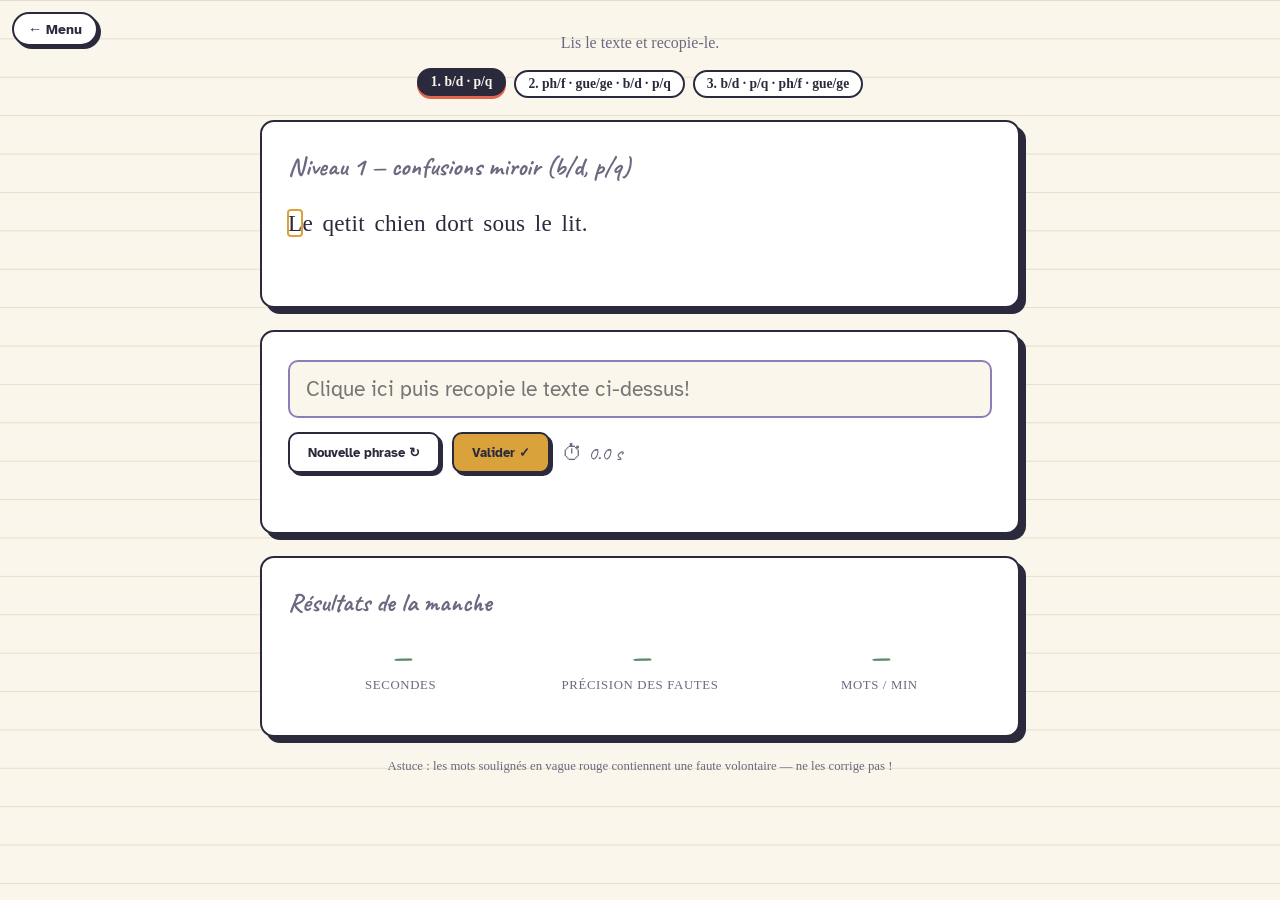
<file: dyslexie.html>
<!DOCTYPE html>
<html lang="fr">
<head>
<meta charset="UTF-8">
<meta name="viewport" content="width=device-width, initial-scale=1.0">
<title>Copie Miroir — entraînement clavier</title>
<link rel="preconnect" href="https://fonts.googleapis.com">
<link href="https://fonts.googleapis.com/css2?family=Atkinson+Hyperlegible:ital,wght@0,400;0,700;1,400&family=Caveat:wght@600;700&display=swap" rel="stylesheet">
<link rel="stylesheet" href="explication.css">
<style>
  :root{
    --paper:#FBF6EC;
    --paper-line:#E7DEC9;
    --ink:#2B2A3D;
    --ink-soft:#6B6880;
    --coral:#E2664B;
    --moss:#5E8C6A;
    --gold:#D9A23B;
    --lilac:#8C7FB8;
    --correct-bg:#DCEBDD;
    --wrong-bg:#F6D6CE;
    --radius:14px;
  }

  *{box-sizing:border-box;}
  html,body{margin:0;padding:0;}
  body{
    background:var(--paper);
    background-image:
      linear-gradient(var(--paper-line) 1px, transparent 1px);
    background-size: 100% 2.4em;
    color:var(--ink);
    font-family:'Times new Roman', sans-serif;
    min-height:100vh;
    padding:32px 16px 60px;
    display:flex;
    justify-content:center;
  }

  .sheet{
    max-width:760px;
    width:100%;
  }

  header{
    text-align:center;
    margin-bottom:8px;
  }

  .brand{
    display:inline-flex;
    align-items:baseline;
    gap:.15em;
    font-family:'Caveat', cursive;
    font-size:3rem;
    font-weight:700;
    line-height:1;
  }
  .brand .b{color:var(--coral); display:inline-block; transform:scaleX(-1);}
  .brand .b.flip-d{color:var(--lilac); transform:scaleX(1);}

  .subtitle{
    color:var(--ink-soft);
    font-size:1rem;
    margin-top:2px;
  }

  .legend{
    display:flex;
    flex-wrap:wrap;
    gap:8px;
    justify-content:center;
    margin:18px 0 22px;
  }
  .chip{
    border:2px solid var(--ink);
    border-radius:999px;
    padding:4px 12px;
    font-size:.85rem;
    font-weight:700;
    background:#fff;
    transition:transform .15s ease, box-shadow .15s ease;
  }
  .chip.done{
    background:var(--correct-bg);
  }
  .chip.active{
    background:var(--ink);
    color:var(--paper);
    transform:translateY(-2px);
    box-shadow:0 3px 0 var(--coral);
  }

  .card{
    background:#fff;
    border:2px solid var(--ink);
    border-radius:var(--radius);
    box-shadow:6px 6px 0 var(--ink);
    padding:28px 26px;
    margin-bottom:22px;
  }

  .card h2{
    margin:0 0 14px;
    font-family:'Caveat', cursive;
    font-size:1.6rem;
    color:var(--ink-soft);
  }

  .target{
    font-size:1.45rem;
    line-height:2.3;
    letter-spacing:.01em;
    word-spacing:.15em;
    min-height:3.5em;
  }
  .target span.trap:hover::after{
    content: attr(data-hint);
    position:absolute;
    left:50%;
    bottom:120%;
    transform:translateX(-50%);
    background:var(--ink);
    color:var(--paper);
    padding:4px 9px;
    border-radius:8px;
    font-size:.75rem;
    white-space:nowrap;
    font-family:'Atkinson Hyperlegible', sans-serif;
  }
  .target .ch{ transition: background .08s ease; border-radius:3px; }
  .target .ch.correct{ background:var(--correct-bg); }
  .target .ch.wrong{ background:var(--wrong-bg); }
  .target .ch.current{ outline:2px solid var(--gold); outline-offset:-1px; }

  .typebox{
    width:100%;
    font-family:'Atkinson Hyperlegible', sans-serif;
    font-size:1.3rem;
    padding:14px 16px;
    border:2px solid var(--ink);
    border-radius:10px;
    background:var(--paper);
    color:var(--ink);
    outline:none;
  }
  .typebox:focus{ border-color: var(--lilac); }
  .typebox.locked{ background:#eee; color:#999; }

  .row{
    display:flex;
    gap:12px;
    margin-top:14px;
    flex-wrap:wrap;
    align-items:center;
  }

  .action{
    display:inline-block;
    text-decoration:none;
    border:2px solid var(--ink);
    background:var(--gold);
    color:var(--ink);
    font-weight:700;
    font-family:'Atkinson Hyperlegible', sans-serif;
    padding:10px 18px;
    border-radius:10px;
    cursor:pointer;
    box-shadow:3px 3px 0 var(--ink);
    transition:transform .1s ease, box-shadow .1s ease;
  }
  .action:hover{ transform:translate(1px,1px); box-shadow:2px 2px 0 var(--ink); }
  .action.ghost{ background:#fff; }
  .action[hidden]{ display:none; }

  .timerline{
    font-family:'Caveat', cursive;
    font-size:1.3rem;
    color:var(--ink-soft);
  }

  .stats{
    display:grid;
    grid-template-columns:repeat(3,1fr);
    gap:14px;
    text-align:center;
  }
  .stat .num{
    font-size:2.2rem;
    font-family:'Caveat', cursive;
    font-weight:700;
    color:var(--moss);
  }
  .stat .num.bad{ color:var(--coral); }
  .stat .label{
    font-size:.8rem;
    color:var(--ink-soft);
    text-transform:uppercase;
    letter-spacing:.05em;
  }

  .feedback{
    margin-top:10px;
    font-size:.95rem;
    color:var(--ink-soft);
    min-height:1.4em;
  }

  footer{
    text-align:center;
    color:var(--ink-soft);
    font-size:.8rem;
    margin-top:10px;
  }

  @media (max-width: 480px){
    .target{ font-size:1.15rem; }
    .brand{ font-size:2.2rem; }
  }
</style>
</head>
<body>
<a href="index.html" style="position:fixed;top:12px;left:12px;z-index:1000;padding:6px 14px;background:#fff;color:#2B2A3D;border:2px solid #2B2A3D;border-radius:999px;box-shadow:3px 3px 0 #2B2A3D;font-family:'Atkinson Hyperlegible',sans-serif;font-size:.9rem;font-weight:700;text-decoration:none;">← Menu</a>
<div class="sheet">

  <header>
    <div class="subtitle">Lis le texte et recopie-le.</div>
  </header>

  <div class="legend" id="legend"></div>

  <!-- ===== JEU ===== -->
  <div id="gameScreen">
  <div class="card">
    <h2 id="levelTitle">Niveau 1 — mini-confusions</h2>
    <div class="target" id="target"></div>
  </div>

  <div class="card">
    <input class="typebox" id="typebox" type="text" autocomplete="off" autocapitalize="off" spellcheck="false"
      placeholder="Clique ici puis recopie le texte ci-dessus!">
    <div class="row">
      <button class="action ghost" id="nextBtn">Nouvelle phrase ↻</button>
      <button class="action" id="validateBtn">Valider ✓</button>
      <span class="timerline" id="timerline">⏱ 0.0 s</span>
    </div>
    <div class="feedback" id="feedback"></div>
  </div>

  <div class="card">
    <h2>Résultats de la manche</h2>
    <div class="stats">
      <div class="stat"><div class="num" id="statTime">—</div><div class="label">secondes</div></div>
      <div class="stat"><div class="num" id="statAcc">—</div><div class="label">précision des fautes</div></div>
      <div class="stat"><div class="num" id="statWpm">—</div><div class="label">mots / min</div></div>
    </div>
    <div class="row">
      <button class="action" id="nextLevelBtn" hidden>Niveau suivant →</button>
    </div>
  </div>

  <footer>Astuce&nbsp;: les mots soulignés en vague rouge contiennent une faute volontaire — ne les corrige pas !</footer>
  </div>

  <!-- ===== RÉSULTATS & FICHE PÉDAGOGIQUE ===== -->
  <div id="endScreen" style="display:none;">
    <div class="card">
      <h2>Résultats de la partie</h2>
      <div class="stats">
        <div class="stat"><div class="num" id="endTime">—</div><div class="label">secondes au total</div></div>
        <div class="stat"><div class="num" id="endAcc">—</div><div class="label">précision moyenne</div></div>
        <div class="stat"><div class="num" id="endTraps">—</div><div class="label">fautes conservées</div></div>
      </div>
      <div class="feedback" id="endFeedback"></div>
    </div>

    <div class="card">
      <h2>📖 Qu'est-ce que la dyslexie ?</h2>
      <div class="expl-content">
        <div class="expl-block">
          <h3>Définition</h3>
          <p>
            La <strong>dyslexie</strong> est un <strong>trouble du neurodéveloppement</strong> qui affecte
            durablement l'apprentissage de la lecture : le cerveau a du mal à associer rapidement les lettres
            aux sons et à reconnaître les mots de façon automatique. Elle s'accompagne souvent d'une
            <strong>dysorthographie</strong> (difficulté à écrire les mots correctement).
          </p>
        </div>

        <div class="expl-block">
          <h3>📊 Chiffres clés</h3>
          <ul>
            <li><strong>5 à 8 %</strong> des enfants sont concernés, soit un à deux élèves par classe</li>
            <li>C'est le plus fréquent des <strong>troubles « dys »</strong></li>
            <li>Elle <strong>persiste à l'âge adulte</strong> : on apprend à compenser, on ne « guérit » pas</li>
          </ul>
        </div>

        <div class="expl-block">
          <h3>💡 Ce qu'il faut retenir</h3>
          <p class="expl-quote">
            « Ce n'est pas de la paresse, c'est un cerveau pour qui chaque mot doit être déchiffré. »
          </p>
          <p>
            Là où un bon lecteur reconnaît un mot d'un coup d'œil, une personne dyslexique doit souvent le
            <strong>décoder lettre par lettre</strong>. Les lettres proches (<strong>b/d</strong>, <strong>p/q</strong>)
            s'inversent, les sons proches se confondent (<strong>ph/f</strong>, <strong>gue/ge</strong>) —
            exactement les pièges du jeu. Recopier un texte devient lent et épuisant, et cela n'a
            <strong>aucun lien avec l'intelligence</strong>.
          </p>
        </div>

        <div class="expl-block">
          <h3>🤝 Comment aider ?</h3>
          <ul>
            <li>Laisser plus de temps et ne pas pénaliser l'orthographe à chaque exercice</li>
            <li>Utiliser une police lisible, des textes aérés et des caractères plus grands</li>
            <li>Lire les consignes à voix haute et privilégier l'oral</li>
            <li>Proposer des outils numériques (synthèse vocale, correcteur)</li>
          </ul>
        </div>
      </div>
      <div class="row">
        <button class="action ghost" id="replayBtn">Rejouer ↻</button>
        <a href="index.html" class="action">Retour au menu</a>
      </div>
    </div>
  </div>
</div>

<script>
// ---------- Banque de phrases (fautes typiques volontaires) ----------
// Marquage : [[mot]] = mot contenant une faute volontaire (affiché tel quel).
// type indique la nature de la confusion pour la légende pédagogique.
const LEVELS = [
  {
    name: "Niveau 1 — confusions miroir (b/d, p/q)",
    types: ["b/d", "p/q"],
    sentences: [
      { text: "Le [[qetit]] chien dort sous le lit.", hints:{qetit:"petit (p→q)"} },
      { text: "Mon papa [[doit]] du café le matin.", hints:{doit:"boit (b→d)"} },
      { text: "La [[dalle]] rebondit sur le mur.", hints:{dalle:"balle (b→d)"} },
      { text: "Je dessine un [[dateau]] sur la mer.", hints:{dateau:"bateau (b→d)"} },
      { text: "Il pleut [[deaucoup]] ce matin.", hints:{deaucoup:"beaucoup (b→d)"} },
      { text: "Elle mange une [[qomme]] verte.", hints:{qomme:"pomme (p→q)"} },
    ]
  },
  {
    name: "Niveau 2 — substitutions phonétiques (ph/f, gue/ge)",
    types: ["ph/f", "gue/ge", "b/d", "p/q"],
    sentences: [
      { text: "Le [[téléfone]] sonne dans la cuisine.", hints:{téléfone:"téléphone (ph→f)"} },
      { text: "Maman porte une [[bage]] en or.", hints:{bage:"bague (gue→ge)"} },
      { text: "Nous prenons une [[foto]] devant l'école.", hints:{foto:"photo (ph→f)"} },
      { text: "Le chat est très [[fatige]] ce soir.", hints:{fatige:"fatigué (gue→ge)"} },
      { text: "Va chercher le sirop à la [[farmacie]].", hints:{farmacie:"pharmacie (ph→f)"} },
      { text: "Le bébé [[qarle]] déjà un peu.", hints:{qarle:"parle (p→q)"} },
    ]
  },
  {
    name: "Niveau 3 — phrases longues, fautes multiples",
    types: ["b/d", "p/q", "ph/f", "gue/ge"],
    sentences: [
      { text: "Mon [[qapa]] a acheté un [[téléfone]] et une [[bage]] en or [[qour]] maman.",
        hints:{qapa:"papa (p→q)", téléfone:"téléphone (ph→f)", bage:"bague (gue→ge)", qour:"pour (p→q)"} },
      { text: "Le [[dauphin]] [[saute]] dans l'eau et nage [[avec]] son [[ami]].",
        hints:{} },
      { text: "[[Quand]] il fait [[deau]], on [[qart]] [[se]] [[qromener]] dans le [[qarc]].",
        hints:{deau:"beau (b→d)", qart:"part (p→q)", qromener:"promener (p→q)", qarc:"parc (p→q)"} },
      { text: "La [[dibliothèque]] [[qrête]] des livres sur les [[dolphins]] et la [[gégraphie]].",
        hints:{dibliothèque:"bibliothèque (b→d)", qrête:"prête (p→q)", dolphins:"dauphins (b→d)", gégraphie:"géographie (gue→ge)"} },
    ]
  }
];

// ---------- État du jeu ----------
let levelIndex = 0;
let currentSentence = null;
let targetPlain = "";       // texte cible exact à retrouver (sans les marqueurs [[ ]])
let traps = [];             // liste {word, start, end, hint}
let startTime = null;
let finished = false;
let results = [];           // résultat de chaque niveau : {time, accuracy, trapsKept, trapsTotal}

const legendEl = document.getElementById('legend');
const levelTitleEl = document.getElementById('levelTitle');
const targetEl = document.getElementById('target');
const typebox = document.getElementById('typebox');
const timerlineEl = document.getElementById('timerline');
const feedbackEl = document.getElementById('feedback');
const statTime = document.getElementById('statTime');
const statAcc = document.getElementById('statAcc');
const statWpm = document.getElementById('statWpm');
const nextLevelBtn = document.getElementById('nextLevelBtn');
const gameScreen = document.getElementById('gameScreen');
const endScreen = document.getElementById('endScreen');

let timerInterval = null;

function buildLegend(){
  legendEl.innerHTML = "";
  LEVELS.forEach((lvl, i) => {
    const chip = document.createElement('span');
    chip.className = 'chip' + (i === levelIndex ? ' active' : '') + (i < levelIndex ? ' done' : '');
    chip.textContent = (i+1) + ". " + lvl.types.join(' · ');
    legendEl.appendChild(chip);
  });
}

function parseSentence(raw, hints){
  // Transforme "Le [[qetit]] chien" en texte plein + liste de traps avec positions
  let plain = "";
  let foundTraps = [];
  let i = 0;
  while (i < raw.length){
    if (raw[i] === '[' && raw[i+1] === '['){
      const end = raw.indexOf(']]', i);
      const word = raw.slice(i+2, end);
      foundTraps.push({ start: plain.length, end: plain.length + word.length, word, hint: hints[word] || "faute volontaire" });
      plain += word;
      i = end + 2;
    } else {
      plain += raw[i];
      i++;
    }
  }
  return { plain, foundTraps };
}

function pickSentence(){
  buildLegend();
  const lvl = LEVELS[levelIndex];
  levelTitleEl.textContent = "Niveau " + (levelIndex+1) + " — " + lvl.name.split('—')[1].trim();
  const pool = lvl.sentences;
  currentSentence = pool[Math.floor(Math.random() * pool.length)];
  const { plain, foundTraps } = parseSentence(currentSentence.text, currentSentence.hints || {});
  targetPlain = plain;
  traps = foundTraps;
  finished = false;
  startTime = null;
  clearInterval(timerInterval);
  timerlineEl.textContent = "⏱ 0.0 s";
  typebox.value = "";
  typebox.classList.remove('locked');
  typebox.disabled = false;
  feedbackEl.textContent = "";
  nextLevelBtn.hidden = true;
  statTime.textContent = "—"; statAcc.textContent = "—"; statWpm.textContent = "—";
  statAcc.classList.remove('bad'); statWpm.classList.remove('bad');
  renderTarget("");
  typebox.focus();
}

function isInTrap(idx){
  return traps.find(t => idx >= t.start && idx < t.end);
}

function renderTarget(typed){
  let html = "";
  for (let i = 0; i < targetPlain.length; i++){
    const ch = targetPlain[i];
    const trap = isInTrap(i);
    let cls = "ch";
    if (i < typed.length){
      cls += (typed[i] === ch) ? " correct" : " wrong";
    } else if (i === typed.length){
      cls += " current";
    }
    const safe = ch === ' ' ? '&nbsp;' : ch.replace(/&/g,'&amp;').replace(/</g,'&lt;');

    if (trap && trap.start === i){
      html += `<span class="trap" data-hint="${trap.hint.replace(/"/g,'&quot;')}">`;
    }
    html += `<span class="${cls}">${safe}</span>`;
    if (trap && trap.end === i + 1){
      html += `</span>`;
    }
  }
  targetEl.innerHTML = html;
}

function startTimerIfNeeded(){
  if (startTime === null){
    startTime = Date.now();
    timerInterval = setInterval(() => {
      const s = (Date.now() - startTime) / 1000;
      timerlineEl.textContent = "⏱ " + s.toFixed(1) + " s";
    }, 100);
  }
}

function finishRound(){
  if (finished) return;
  finished = true;
  clearInterval(timerInterval);
  const elapsedSec = startTime ? (Date.now() - startTime) / 1000 : 0;
  typebox.disabled = true;
  typebox.classList.add('locked');

  const typed = typebox.value;
  let correctChars = 0;
  const len = Math.max(typed.length, targetPlain.length);
  for (let i = 0; i < targetPlain.length; i++){
    if (typed[i] === targetPlain[i]) correctChars++;
  }
  const accuracy = targetPlain.length ? Math.round((correctChars / targetPlain.length) * 100) : 0;
  const minutes = elapsedSec / 60;
  const wpm = minutes > 0 ? Math.round((targetPlain.length / 5) / minutes) : 0;

  statTime.textContent = elapsedSec.toFixed(1);
  statAcc.textContent = accuracy + "%";
  statWpm.textContent = wpm;

  if (accuracy < 70) statAcc.classList.add('bad'); else statAcc.classList.remove('bad');

  // Vérifie si les fautes volontaires ont bien été reproduites (pas "corrigées")
  let trapsKept = 0;
  traps.forEach(t => {
    const typedWord = typed.slice(t.start, t.end);
    if (typedWord === t.word) trapsKept++;
  });
  const trapMsg = traps.length
    ? `Tu as conservé ${trapsKept}/${traps.length} faute(s) volontaire(s) — ${trapsKept === traps.length ? "bravo, aucune n'a été corrigée par réflexe !" : "attention, ton cerveau a corrigé certaines fautes automatiquement !"}`
    : "";
  feedbackEl.textContent = accuracy === 100
    ? "Texte recopié à l'identique, fautes comprises. " + trapMsg
    : "Compare les zones colorées ci-dessus pour repérer les écarts. " + trapMsg;

  results[levelIndex] = { time: elapsedSec, accuracy, trapsKept, trapsTotal: traps.length };
  nextLevelBtn.textContent = levelIndex < LEVELS.length - 1 ? "Niveau suivant →" : "Voir le bilan →";
  nextLevelBtn.hidden = false;
}

function nextLevel(){
  if (levelIndex < LEVELS.length - 1){
    levelIndex++;
    pickSentence();
  } else {
    showEnd();
  }
}

function showEnd(){
  gameScreen.style.display = 'none';
  legendEl.style.display = 'none';
  endScreen.style.display = 'block';

  const totalTime = results.reduce((sum, r) => sum + r.time, 0);
  const avgAcc = Math.round(results.reduce((sum, r) => sum + r.accuracy, 0) / results.length);
  const kept = results.reduce((sum, r) => sum + r.trapsKept, 0);
  const total = results.reduce((sum, r) => sum + r.trapsTotal, 0);

  document.getElementById('endTime').textContent = totalTime.toFixed(1);
  const endAcc = document.getElementById('endAcc');
  endAcc.textContent = avgAcc + "%";
  endAcc.classList.toggle('bad', avgAcc < 70);
  const endTraps = document.getElementById('endTraps');
  endTraps.textContent = kept + "/" + total;
  endTraps.classList.toggle('bad', kept < total);

  document.getElementById('endFeedback').textContent = kept < total
    ? "Ton cerveau a « corrigé » certaines fautes sans te demander ton avis : il lit les mots en entier, par automatisme. Une personne dyslexique n'a pas cet automatisme — chaque mot se déchiffre, et chaque lettre peut piéger."
    : "Tu as recopié toutes les fautes volontaires, mais au prix d'une attention de chaque instant. C'est cet effort, à chaque ligne, que vit une personne dyslexique.";
  window.scrollTo(0, 0);
}

function restart(){
  levelIndex = 0;
  results = [];
  endScreen.style.display = 'none';
  gameScreen.style.display = '';
  legendEl.style.display = '';
  pickSentence();
}

typebox.addEventListener('input', () => {
  startTimerIfNeeded();
  renderTarget(typebox.value);
  if (!finished && typebox.value.length >= targetPlain.length){
    finishRound();
  }
});

typebox.addEventListener('keydown', (e) => {
  if (e.key === 'Enter') finishRound();
});

document.getElementById('validateBtn').onclick = finishRound;
document.getElementById('nextBtn').onclick = pickSentence;
nextLevelBtn.onclick = nextLevel;
document.getElementById('replayBtn').onclick = restart;

pickSentence();
</script>
</body>
</html>
</file>
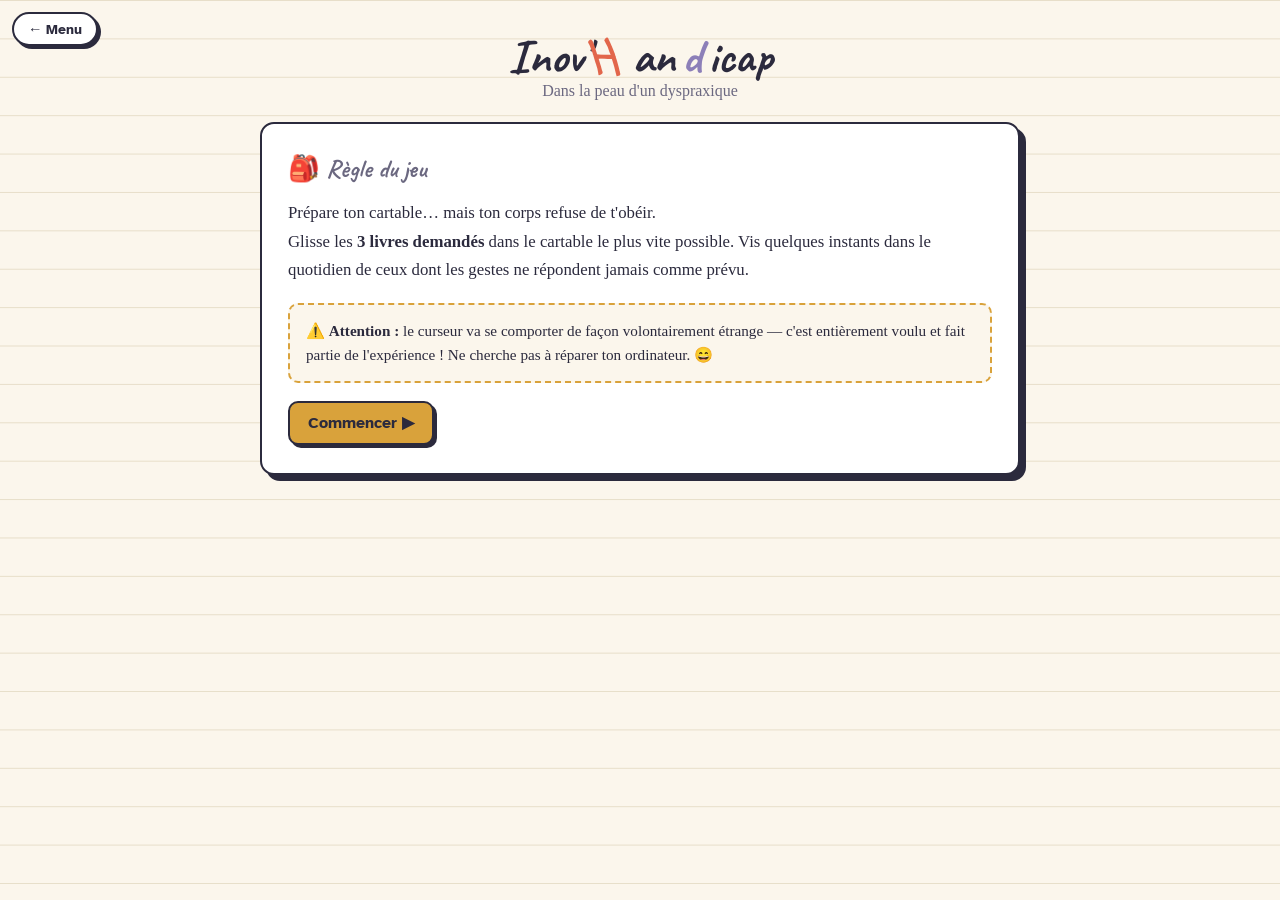
<file: dyspraxie.html>
<!DOCTYPE html>
<html lang="fr">
<head>
  <meta charset="UTF-8" />
  <meta name="viewport" content="width=device-width, initial-scale=1.0" />
  <title>Dans la Peau d'un Dyspraxique</title>
  <link rel="preconnect" href="https://fonts.googleapis.com">
  <link href="https://fonts.googleapis.com/css2?family=Atkinson+Hyperlegible:ital,wght@0,400;0,700;1,400&family=Caveat:wght@600;700&display=swap" rel="stylesheet">
  <link rel="stylesheet" href="explication.css">
  <style>

    :root {
      --paper:      #FBF6EC;
      --paper-line: #E7DEC9;
      --ink:        #2B2A3D;
      --ink-soft:   #6B6880;
      --coral:      #E2664B;
      --moss:       #5E8C6A;
      --gold:       #D9A23B;
      --lilac:      #8C7FB8;
      --correct-bg: #DCEBDD;
      --wrong-bg:   #F6D6CE;
      --radius:     14px;
    }

    *, *::before, *::after { box-sizing: border-box; margin: 0; padding: 0; }

    body {
      background: var(--paper);
      background-image: linear-gradient(var(--paper-line) 1px, transparent 1px);
      background-size: 100% 2.4em;
      color: var(--ink);
      font-family: 'Times New Roman', serif;
      min-height: 100vh;
      padding: 32px 16px 60px;
    }

    /* ================================================
       SYSTÈME D'ÉCRANS
    ================================================ */
    .screen { display: none; }
    .screen.active { display: block; }

    .sheet {
      max-width: 760px;
      margin: 0 auto;
    }

    header {
      text-align: center;
      margin-bottom: 22px;
    }

    .brand {
      display: inline-flex;
      align-items: baseline;
      gap: .15em;
      font-family: 'Caveat', cursive;
      font-size: 3rem;
      font-weight: 700;
      line-height: 1;
    }
    .brand .b { color: var(--coral); display: inline-block; transform: scaleX(-1); }
    .brand .b.flip-d { color: var(--lilac); transform: scaleX(1); }

    .subtitle {
      color: var(--ink-soft);
      font-size: 1rem;
      margin-top: 2px;
    }

    .card {
      background: #fff;
      border: 2px solid var(--ink);
      border-radius: var(--radius);
      box-shadow: 6px 6px 0 var(--ink);
      padding: 28px 26px;
      margin-bottom: 22px;
    }

    .card h2 {
      margin: 0 0 14px;
      font-family: 'Caveat', cursive;
      font-size: 1.6rem;
      color: var(--ink-soft);
    }

    .row {
      display: flex;
      gap: 12px;
      margin-top: 18px;
      flex-wrap: wrap;
      align-items: center;
    }

    /* ================================================
       BOUTONS
    ================================================ */
    .action {
      display: inline-block;
      border: 2px solid var(--ink);
      background: var(--gold);
      color: var(--ink);
      font-weight: 700;
      font-family: 'Atkinson Hyperlegible', sans-serif;
      font-size: 1rem;
      padding: 10px 18px;
      border-radius: 10px;
      cursor: pointer;
      text-decoration: none;
      box-shadow: 3px 3px 0 var(--ink);
      transition: transform .1s ease, box-shadow .1s ease;
    }
    .action:hover { transform: translate(1px, 1px); box-shadow: 2px 2px 0 var(--ink); }
    .action.ghost { background: #fff; }

    /* ================================================
       ÉCRAN 1 — ACCUEIL
    ================================================ */
    .intro-text {
      font-size: 1.05rem;
      line-height: 1.7;
    }

    .warning {
      margin-top: 18px;
      padding: 14px 16px;
      background: var(--paper);
      border: 2px dashed var(--gold);
      border-radius: 10px;
      font-size: .95rem;
      line-height: 1.6;
    }

    /* ================================================
       ÉCRAN 2 — JEU
    ================================================ */
    #screen-jeu.active {
      cursor: none;       /* cache le vrai curseur */
      user-select: none;  /* empêche la sélection de texte pendant le jeu */
    }

    #screen-jeu .sheet { max-width: 1100px; }

    .jeu-hud {
      display: flex;
      align-items: center;
      justify-content: space-between;
      gap: 12px;
      flex-wrap: wrap;
      padding: 14px 22px;
    }

    .timerline {
      font-family: 'Caveat', cursive;
      font-size: 1.6rem;
      font-weight: 700;
      color: var(--ink);
    }

    .hud-tip {
      font-size: 1rem;
      color: var(--ink-soft);
    }

    .jeu-layout {
      display: grid;
      grid-template-columns: 200px 1fr 230px;
      gap: 22px;
    }

    .jeu-layout .card {
      margin-bottom: 0;
      padding: 18px;
      display: flex;
      flex-direction: column;
      gap: 12px;
    }

    .jeu-layout .card h2 { margin: 0; }

    /* --- Panel tâches --- */
    #task-list {
      display: flex;
      flex-direction: column;
      gap: 10px;
    }

    .task-item {
      display: flex;
      align-items: center;
      gap: 10px;
      padding: 8px 12px;
      background: var(--paper);
      border: 2px solid var(--ink);
      border-radius: 10px;
      font-family: 'Atkinson Hyperlegible', sans-serif;
      font-weight: 700;
      font-size: .9rem;
      transition: background .2s ease;
    }

    .task-check {
      width: 22px; height: 22px;
      border-radius: 50%;
      border: 2px solid var(--ink-soft);
      display: flex; align-items: center; justify-content: center;
      font-size: .75rem;
      color: transparent;
      flex-shrink: 0;
      transition: all .2s ease;
    }

    .task-item.done { background: var(--correct-bg); }

    .task-item.done .task-check {
      background: var(--moss);
      border-color: var(--moss);
      color: #fff;
    }

    /* --- Zone livres --- */
    .books-zone { overflow: hidden; }

    #books-container {
      position: relative;
      flex: 1;
      min-height: 340px;
    }

    /* --- Livre individuel --- */
    .book {
      position: absolute;
      width: 72px;
      height: 95px;
      border: 2px solid var(--ink);
      border-left: 9px solid var(--ink);
      border-radius: 5px 10px 10px 5px;
      display: flex;
      flex-direction: column;
      align-items: center;
      justify-content: center;
      gap: 4px;
      user-select: none;
      box-shadow: 3px 3px 0 var(--ink);
      font-family: 'Atkinson Hyperlegible', sans-serif;
      font-size: .6rem;
      font-weight: 700;
      color: #fff;
      text-align: center;
      padding: 6px 4px;
      line-height: 1.3;
      will-change: left, top;
      touch-action: none;
    }

    .book .book-emoji { font-size: 1.45rem; line-height: 1; }

    .book.in-bag {
      opacity: .3;
      pointer-events: none;
      cursor: default;
      filter: grayscale(.6);
    }

    /* --- Cartable (droite) --- */
    #bag-dropzone {
      flex: 1;
      border: 2px dashed var(--ink-soft);
      border-radius: 10px;
      background: var(--paper);
      display: flex;
      flex-direction: column;
      align-items: center;
      justify-content: center;
      gap: 10px;
      color: var(--ink-soft);
      font-family: 'Caveat', cursive;
      font-size: 1.3rem;
      transition: border-color .2s ease, background .2s ease, transform .1s;
      min-height: 260px;
      padding: 12px;
    }

    .bag-icon { font-size: 2.5rem; }

    #bag-dropzone.over {
      border-color: var(--moss);
      border-style: solid;
      background: var(--correct-bg);
      transform: scale(1.02);
    }

    #bag-contents {
      display: flex;
      flex-direction: column;
      gap: 6px;
      width: 100%;
    }

    .bag-tag {
      display: flex;
      align-items: center;
      gap: 8px;
      padding: 6px 12px;
      border: 2px solid var(--ink);
      border-radius: 999px;
      color: #fff;
      font-family: 'Atkinson Hyperlegible', sans-serif;
      font-size: .82rem;
      font-weight: 700;
    }

    /* ================================================
       CURSEUR VIRTUEL
    ================================================ */
    #virtual-cursor {
      position: fixed;
      top: 0; left: 0;
      width: 32px; height: 32px;
      margin-left: -16px; margin-top: -16px;
      border: 3px solid var(--coral);
      border-radius: 50%;
      background: rgba(226, 102, 75, .2);
      pointer-events: none;
      z-index: 99999;
      transition: background .15s, border-color .15s;
    }

    #virtual-cursor::after {
      content: '';
      position: absolute;
      top: 50%; left: 50%;
      width: 5px; height: 5px;
      margin: -2.5px 0 0 -2.5px;
      background: var(--ink);
      border-radius: 50%;
    }

    #virtual-cursor.grabbing {
      border-color: var(--moss);
      background: rgba(94, 140, 106, .25);
      width: 38px; height: 38px;
      margin-left: -19px; margin-top: -19px;
    }

    #virtual-cursor.hidden { display: none; }

    /* ================================================
       ÉCRAN 3 — SCORE
    ================================================ */
    .stats {
      display: grid;
      grid-template-columns: repeat(2, 1fr);
      gap: 14px;
      text-align: center;
    }
    .stat .num {
      font-size: 2.6rem;
      font-family: 'Caveat', cursive;
      font-weight: 700;
      color: var(--moss);
    }
    .stat .label {
      font-size: .8rem;
      color: var(--ink-soft);
      text-transform: uppercase;
      letter-spacing: .05em;
    }

    .feedback {
      margin-top: 14px;
      font-size: .95rem;
      color: var(--ink-soft);
      text-align: center;
    }

    footer {
      text-align: center;
      color: var(--ink-soft);
      font-size: .85rem;
      margin-top: 22px;
    }

    kbd {
      background: #fff;
      border: 1px solid var(--ink-soft);
      border-radius: 4px;
      padding: 1px 5px;
      font-size: .8rem;
      font-family: 'Atkinson Hyperlegible', sans-serif;
    }


    /* ================================================
       RESPONSIVE
    ================================================ */
    @media (max-width: 800px) {
      .jeu-layout { grid-template-columns: 1fr; }
      #bag-dropzone { min-height: 160px; }
    }

    @media (max-width: 480px) {
      .brand { font-size: 2.2rem; }
    }

  </style>
</head>
<body>
<a href="index.html" style="position:fixed;top:12px;left:12px;z-index:1000;padding:6px 14px;background:#fff;color:#2B2A3D;border:2px solid #2B2A3D;border-radius:999px;box-shadow:3px 3px 0 #2B2A3D;font-family:'Atkinson Hyperlegible',sans-serif;font-size:.9rem;font-weight:700;text-decoration:none;">← Menu</a>

  <!-- Curseur virtuel (toujours présent dans le DOM) -->
  <div id="virtual-cursor" class="hidden"></div>

  <!-- ====================================================
       ÉCRAN 1 — ACCUEIL
  ==================================================== -->
  <section id="screen-accueil" class="screen active">
    <div class="sheet">
      <header>
        <div class="brand">
          Inov'<span class="b">H</span>an<span class="b flip-d">d</span>icap
        </div>
        <div class="subtitle">Dans la peau d'un dyspraxique</div>
      </header>

      <div class="card">
        <h2>🎒 Règle du jeu</h2>
        <p class="intro-text">
          Prépare ton cartable… mais ton corps refuse de t'obéir.<br>
          Glisse les <strong>3 livres demandés</strong> dans le cartable le plus vite possible.
          Vis quelques instants dans le quotidien de ceux dont
          les gestes ne répondent jamais comme prévu.
        </p>
        <div class="warning">
          ⚠️ <strong>Attention :</strong> le curseur va se comporter de façon
          volontairement étrange — c'est entièrement voulu et fait partie de
          l'expérience ! Ne cherche pas à réparer ton ordinateur. 😄
        </div>
        <div class="row">
          <button class="action" onclick="goTo('jeu')">Commencer ▶</button>
        </div>
      </div>
    </div>
  </section>

  <!-- ====================================================
       ÉCRAN 2 — JEU
  ==================================================== -->
  <section id="screen-jeu" class="screen">
    <div class="sheet">

      <header>
        <div class="brand">
          Inov'<span class="b">H</span>an<span class="b flip-d">d</span>icap
        </div>
        <div class="subtitle">Dans la peau d'un dyspraxique</div>
      </header>

      <div class="card jeu-hud">
        <span class="timerline">⏱ <span id="chrono-display">00:00</span></span>
        <span class="hud-tip">📋 Glisse les 3 bons livres dans le cartable →</span>
      </div>

      <div class="jeu-layout">

        <div class="card task-panel">
          <h2>📋 À ranger</h2>
          <div id="task-list"></div>
        </div>

        <div class="card books-zone">
          <h2>📚 Tes livres</h2>
          <div id="books-container"></div>
        </div>

        <div class="card bag-panel">
          <h2>🎒 Cartable</h2>
          <div id="bag-dropzone">
            <span class="bag-icon">🎒</span>
            <div id="bag-contents"></div>
            <span>Dépose ici</span>
          </div>
        </div>

      </div>

      <footer>Astuce&nbsp;: appuie sur <kbd>Échap</kbd> pour arrêter la partie à tout moment.</footer>
    </div>
  </section>

  <!-- ====================================================
       ÉCRAN 3 — SCORE & EXPLICATION
  ==================================================== -->
  <section id="screen-score" class="screen">
    <div class="sheet">
      <header>
        <div class="brand">
          Inov'<span class="b">H</span>an<span class="b flip-d">d</span>icap
        </div>
        <div class="subtitle">Dans la peau d'un dyspraxique</div>
      </header>

      <div class="card">
        <h2>Résultats de la partie</h2>
        <div class="stats">
          <div class="stat"><div class="num" id="score-final-display">0</div><div class="label">score final</div></div>
          <div class="stat"><div class="num" id="score-temps-display">--</div><div class="label">temps</div></div>
        </div>
        <p class="feedback" id="score-feedback"></p>
      </div>

      <div class="card">
        <h2>🤲 Qu'est-ce que la dyspraxie ?</h2>
        <div class="expl-content">
          <div class="expl-block">
            <h3>Définition</h3>
            <p>
              La <strong>dyspraxie</strong> (officiellement <strong>Trouble Développemental de la Coordination</strong>, TDC)
              est un <strong>trouble du neurodéveloppement</strong>. Elle affecte la planification, la coordination
              et l'exécution des gestes volontaires : écrire, s'habiller, ranger ses affaires, faire du sport…
            </p>
          </div>

          <div class="expl-block">
            <h3>📊 Chiffres clés</h3>
            <ul>
              <li><strong>5 à 6 %</strong> des enfants sont concernés, soit environ un élève par classe</li>
              <li>Les garçons sont <strong>2 à 3 fois plus souvent</strong> diagnostiqués que les filles</li>
              <li>Elle est souvent <strong>associée à d'autres troubles</strong> (dyslexie, TDAH)</li>
            </ul>
          </div>

          <div class="expl-block">
            <h3>💡 Ce qu'il faut retenir</h3>
            <p class="expl-quote">
              « Ce n'est pas de la maladresse, c'est un cerveau pour qui chaque geste doit être pensé. »
            </p>
            <p>
              Là où la plupart des gens agissent en <strong>pilote automatique</strong>, une personne dyspraxique
              doit contrôler consciemment chaque mouvement — exactement comme toi pour attraper et ranger les
              bons livres dans le jeu. Elle n'a <strong>aucun lien avec l'intelligence</strong> : on peut être
              brillant et trouver épuisant d'écrire une page.
            </p>
          </div>

          <div class="expl-block">
            <h3>🤝 Comment aider ?</h3>
            <ul>
              <li>Accorder du temps supplémentaire</li>
              <li>Proposer des outils numériques (ordinateur, photocopies des cours)</li>
              <li>Limiter l'écriture manuscrite et privilégier l'oral</li>
              <li>Faire preuve de bienveillance face aux gestes maladroits</li>
            </ul>
          </div>

          <p class="expl-source">Source : Fédération Française des DYS (ffdys.com) — Inserm 2023</p>
        </div>
        <div class="row">
          <button class="action ghost" onclick="rejouer()">Rejouer ↻</button>
          <a href="index.html" class="action">Retour au menu</a>
        </div>
      </div>
    </div>
  </section>


  <!-- ====================================================
       JAVASCRIPT
  ==================================================== -->
  <script>

  /* ======================================================
     CONFIGURATION
  ====================================================== */

  const LIVRES_REQUIS = ["Maths", "Français", "Histoire"];

  const TOUS_LES_LIVRES = [
    { nom: "Maths",       couleur: "#4a6fa5", emoji: "📐" },
    { nom: "Français",    couleur: "#7b5ea7", emoji: "📝" },
    { nom: "Histoire",    couleur: "#b05a3a", emoji: "🏛️" },
    { nom: "Sciences",    couleur: "#3a9b72", emoji: "🔬" },
    { nom: "Géographie",  couleur: "#2e7d8b", emoji: "🌍" },
    { nom: "Technologie", couleur: "#5a6fcf", emoji: "⚙️" },
    { nom: "Musique",     couleur: "#a05aaa", emoji: "🎵" },
    { nom: "Anglais",     couleur: "#c87c35", emoji: "🇬🇧" },
  ];

  const SCORE_TEMPS_MAX      = 1000;
  const PENALITE_PAR_SECONDE = 12;


  /* ======================================================
     PARAMÈTRES CURSEUR VIRTUEL  ← modifie ici
  ====================================================== */

  // Force de dérive (plus grand = curseur qui résiste plus)
  const DRIFT_MAGNITUDE_MIN  = 0.2;
  const DRIFT_MAGNITUDE_MAX  = 0.5;

  // Fréquence de changement de direction (ms)
  const DRIFT_INTERVALLE_MS  = 1800;

  // Friction du curseur virtuel (0 = stop immédiat, 1 = glisse à l'infini)
  const CURSOR_FRICTION      = 0.85;

  // Sensibilité de la vraie souris sur le curseur virtuel
  const MOUSE_SENSIBILITE    = 1;

  // Amplitude du tremblement du curseur (0 = aucun)
  const TREMBLEMENT_AMPLITUDE = 0.45;

  /* ======================================================
     ÉTAT INTERNE
  ====================================================== */

  let secondes           = 0;
  let chronoInterval     = null;
  let livresDansCartable = [];
  let tempsFinale        = 0;
  let partieArretee      = false; // true si le joueur a appuyé sur Échap

  /* --- Curseur virtuel --- */
  let vX = window.innerWidth  / 2;   // position actuelle curseur virtuel
  let vY = window.innerHeight / 2;
  let vVX = 0;                        // vélocité
  let vVY = 0;
  let driftX = 0;                     // force de dérive actuelle
  let driftY = 0;
  let lastRealX = null;               // dernière pos vraie souris
  let lastRealY = null;
  let driftIntervalId = null;
  let cursorRafId     = null;

  /* --- Drag --- */
  let livreEnDrag  = null;
  let grabOffsetX  = 0;
  let grabOffsetY  = 0;

  /* ======================================================
     NAVIGATION
  ====================================================== */

  function goTo(id) {
    document.querySelectorAll('.screen').forEach(s => s.classList.remove('active'));
    document.getElementById('screen-' + id).classList.add('active');
    window.scrollTo({ top: 0, behavior: 'instant' });

    if (id === 'jeu') {
      initJeu();
      demarrerCurseurVirtuel();
    } else {
      arreterCurseurVirtuel();
    }

    if (id === 'score')  initScore();
  }

  /* ======================================================
     CURSEUR VIRTUEL
  ====================================================== */

  function genererDrift() {
    const magnitude = DRIFT_MAGNITUDE_MIN + Math.random() * (DRIFT_MAGNITUDE_MAX - DRIFT_MAGNITUDE_MIN);
    const angle     = Math.random() * Math.PI * 2;
    driftX = Math.cos(angle) * magnitude;
    driftY = Math.sin(angle) * magnitude;
  }

  function demarrerCurseurVirtuel() {
    const el = document.getElementById('virtual-cursor');
    el.classList.remove('hidden');

    // Centre le curseur virtuel au milieu de l'écran
    vX  = window.innerWidth  / 2;
    vY  = window.innerHeight / 2;
    vVX = 0;
    vVY = 0;
    lastRealX = null;
    lastRealY = null;

    genererDrift();
    driftIntervalId = setInterval(genererDrift, DRIFT_INTERVALLE_MS);

    boucleVirtualCursor();
  }

  function arreterCurseurVirtuel() {
    const el = document.getElementById('virtual-cursor');
    el.classList.add('hidden');

    if (driftIntervalId) { clearInterval(driftIntervalId); driftIntervalId = null; }
    if (cursorRafId)     { cancelAnimationFrame(cursorRafId); cursorRafId = null; }
    lastRealX = null;
    lastRealY = null;
  }

  function boucleVirtualCursor() {
    // 1. Tremblement aléatoire
    const tremX = (Math.random() - 0.5) * TREMBLEMENT_AMPLITUDE;
    const tremY = (Math.random() - 0.5) * TREMBLEMENT_AMPLITUDE;

    // 2. Applique dérive + tremblement à la vélocité
    vVX += driftX + tremX;
    vVY += driftY + tremY;

    // 3. Friction
    vVX *= CURSOR_FRICTION;
    vVY *= CURSOR_FRICTION;

    // 4. Déplace le curseur virtuel
    vX += vVX;
    vY += vVY;

    // 5. Clamp aux bords de la fenêtre
    vX = Math.max(0, Math.min(window.innerWidth,  vX));
    vY = Math.max(0, Math.min(window.innerHeight, vY));

    // 6. Positionne l'élément DOM
    const el = document.getElementById('virtual-cursor');
    el.style.left = vX + 'px';
    el.style.top  = vY + 'px';

    // 7. Si un livre est en cours de drag, on le déplace avec le curseur virtuel
    if (livreEnDrag) {
      livreEnDrag.style.left = (vX - grabOffsetX) + 'px';
      livreEnDrag.style.top  = (vY - grabOffsetY) + 'px';

      // Highlight dropzone
      const dz     = document.getElementById('bag-dropzone');
      const dzRect = dz.getBoundingClientRect();
      const surDz  = vX >= dzRect.left && vX <= dzRect.right &&
                     vY >= dzRect.top  && vY <= dzRect.bottom;
      dz.classList.toggle('over', surDz);
    }

    cursorRafId = requestAnimationFrame(boucleVirtualCursor);
  }

  // Écoute les mouvements de la vraie souris → ajoute un delta au curseur virtuel
  document.addEventListener('mousemove', (e) => {
    if (lastRealX === null) {
      lastRealX = e.clientX;
      lastRealY = e.clientY;
      return;
    }

    const deltaX = (e.clientX - lastRealX) * MOUSE_SENSIBILITE;
    const deltaY = (e.clientY - lastRealY) * MOUSE_SENSIBILITE;
    lastRealX = e.clientX;
    lastRealY = e.clientY;

    // Injecte le delta dans la vélocité du curseur virtuel
    vVX += deltaX;
    vVY += deltaY;
  });

  // Touch
  let lastTouchX = null;
  let lastTouchY = null;

  document.addEventListener('touchmove', (e) => {
    e.preventDefault();
    const t = e.touches[0];

    if (lastTouchX === null) {
      lastTouchX = t.clientX;
      lastTouchY = t.clientY;
      return;
    }

    const deltaX = (t.clientX - lastTouchX) * MOUSE_SENSIBILITE;
    const deltaY = (t.clientY - lastTouchY) * MOUSE_SENSIBILITE;
    lastTouchX = t.clientX;
    lastTouchY = t.clientY;

    vVX += deltaX;
    vVY += deltaY;
  }, { passive: false });

  /* ======================================================
     ÉCRAN 2 — INIT JEU
  ====================================================== */

  function initJeu() {
    livresDansCartable = [];
    secondes           = 0;
    tempsFinale        = 0;
    partieArretee      = false;
    livreEnDrag        = null;

    stopChrono();

    document.getElementById('task-list').innerHTML        = '';
    document.getElementById('books-container').innerHTML  = '';
    document.getElementById('bag-contents').innerHTML     = '';
    document.getElementById('chrono-display').textContent = '00:00';
    document.getElementById('bag-dropzone').classList.remove('over');

    // Liste de tâches
    const taskList = document.getElementById('task-list');
    LIVRES_REQUIS.forEach(nom => {
      const div = document.createElement('div');
      div.className = 'task-item';
      div.id        = 'task-' + cssId(nom);
      div.innerHTML = `<div class="task-check">✓</div><span class="task-label">${nom}</span>`;
      taskList.appendChild(div);
    });

    // Livres
    const container = document.getElementById('books-container');
    const zoneW = container.offsetWidth  || 400;
    const zoneH = container.offsetHeight || 340;

    TOUS_LES_LIVRES.forEach(data => {
      const x = 10 + Math.random() * Math.max(0, zoneW - 90);
      const y = 10 + Math.random() * Math.max(0, zoneH - 105);

      const div = document.createElement('div');
      div.className             = 'book';
      div.id                    = 'book-' + cssId(data.nom);
      div.dataset.nom           = data.nom;
      div.style.backgroundColor = data.couleur;
      div.style.left            = x + 'px';
      div.style.top             = y + 'px';
      div.innerHTML = `<span class="book-emoji">${data.emoji}</span>${data.nom}`;

      // Les livres sont cliquables mais c'est le curseur VIRTUEL qui déclenche le grab
      container.appendChild(div);
    });

    startChrono();
  }

  /* ======================================================
     CHRONOMÈTRE
  ====================================================== */

  function startChrono() {
    stopChrono();
    secondes = 0;
    afficherChrono(0);
    chronoInterval = setInterval(() => {
      secondes++;
      afficherChrono(secondes);
    }, 1000);
  }

  function stopChrono() {
    if (chronoInterval) { clearInterval(chronoInterval); chronoInterval = null; }
  }

  function afficherChrono(s) {
    const mm = String(Math.floor(s / 60)).padStart(2, '0');
    const ss = String(s % 60).padStart(2, '0');
    document.getElementById('chrono-display').textContent = mm + ':' + ss;
  }

  /* ======================================================
     DRAG VIA CURSEUR VIRTUEL
  ====================================================== */

  // Le mousedown réel est ignoré pour la position —
  // on regarde quel livre est SOUS le curseur virtuel
  document.addEventListener('mousedown', (e) => {
    if (!document.getElementById('screen-jeu').classList.contains('active')) return;
    e.preventDefault(); // pas de sélection de texte, même hors d'un livre
    if (livreEnDrag) return;

    const livre = livreSousCurseurVirtuel();
    if (!livre) return;

    demarrerDrag(livre);
  });

  document.addEventListener('touchstart', (e) => {
    if (!document.getElementById('screen-jeu').classList.contains('active')) return;
    if (livreEnDrag) return;

    const livre = livreSousCurseurVirtuel();
    if (!livre) return;

    e.preventDefault();
    demarrerDrag(livre);
  }, { passive: false });

  document.addEventListener('mouseup', () => {
    if (!livreEnDrag) return;
    finDrag();
  });

  document.addEventListener('touchend', () => {
    if (!livreEnDrag) return;
    finDrag();
  });

  function livreSousCurseurVirtuel() {
    // Cherche l'élément sous la position du curseur virtuel
    const elements = document.elementsFromPoint(vX, vY);
    return elements.find(el => el.classList && el.classList.contains('book') && !el.classList.contains('in-bag')) || null;
  }

  function demarrerDrag(bookEl) {
    livreEnDrag = bookEl;

    // Calcule l'offset entre le centre du curseur virtuel et le coin du livre
    const rect   = bookEl.getBoundingClientRect();
    grabOffsetX  = vX - rect.left;
    grabOffsetY  = vY - rect.top;

    // Passe en fixed pour drag libre sur tout l'écran
    bookEl.style.position = 'fixed';
    bookEl.style.left     = (vX - grabOffsetX) + 'px';
    bookEl.style.top      = (vY - grabOffsetY) + 'px';
    bookEl.style.zIndex   = '1000';

    document.getElementById('virtual-cursor').classList.add('grabbing');
  }

    function finDrag() {
        if (!livreEnDrag) return;

        const dz     = document.getElementById('bag-dropzone');
        const dzRect = dz.getBoundingClientRect();

        const surDropzone = vX >= dzRect.left && vX <= dzRect.right &&
                            vY >= dzRect.top  && vY <= dzRect.bottom;

        livreEnDrag.style.zIndex = '';
        dz.classList.remove('over');
        document.getElementById('virtual-cursor').classList.remove('grabbing');

        if (surDropzone) {
        deposerLivre(livreEnDrag);
        } else {
        const container = document.getElementById('books-container');
        const contRect  = container.getBoundingClientRect();

        // Position souhaitée du livre (coin haut-gauche)
        let newLeft = vX - grabOffsetX - contRect.left;
        let newTop  = vY - grabOffsetY - contRect.top;

        // Clamp : on s'assure que le livre reste entièrement dans le container
        const livreW = livreEnDrag.offsetWidth  || 72;
        const livreH = livreEnDrag.offsetHeight || 95;

        newLeft = Math.max(0, Math.min(contRect.width  - livreW, newLeft));
        newTop  = Math.max(0, Math.min(contRect.height - livreH, newTop));

        livreEnDrag.style.position = 'absolute';
        livreEnDrag.style.left     = newLeft + 'px';
        livreEnDrag.style.top      = newTop  + 'px';
        }

        livreEnDrag = null;
    }


  /* ======================================================
     DÉPÔT DANS LE CARTABLE
  ====================================================== */

  function deposerLivre(bookEl) {
    const nom = bookEl.dataset.nom;
    if (livresDansCartable.includes(nom)) return;

    livresDansCartable.push(nom);
    bookEl.classList.add('in-bag');
    bookEl.style.position = '';
    bookEl.style.left     = '';
    bookEl.style.top      = '';
    bookEl.style.zIndex   = '';

    const config  = TOUS_LES_LIVRES.find(l => l.nom === nom);
    const couleur = config ? config.couleur : '#888';
    const emoji   = config ? config.emoji   : '📚';

    const tag = document.createElement('div');
    tag.className = 'bag-tag';
    tag.style.backgroundColor = couleur;
    tag.innerHTML = `${emoji} ${nom}`;
    document.getElementById('bag-contents').appendChild(tag);

    if (LIVRES_REQUIS.includes(nom)) {
      const taskEl = document.getElementById('task-' + cssId(nom));
      if (taskEl) taskEl.classList.add('done');
    }

    verifierVictoire();
  }

  function verifierVictoire() {
    const tousPresents = LIVRES_REQUIS.every(n => livresDansCartable.includes(n));
    if (!tousPresents) return;

    stopChrono();
    tempsFinale = secondes;
    livreEnDrag = null;

    setTimeout(() => goTo('score'), 700);
  }

  /* ======================================================
     ÉCRAN 3 — SCORE
  ====================================================== */

  function initScore() {
    const mm = String(Math.floor(tempsFinale / 60)).padStart(2, '0');
    const ss = String(tempsFinale % 60).padStart(2, '0');
    document.getElementById('score-temps-display').textContent          = mm + ':' + ss;


    const feedback = document.getElementById('score-feedback');
    if (partieArretee) {
      document.getElementById('score-final-display').textContent = '—';
      feedback.textContent = "Partie arrêtée. Pas facile de garder le contrôle ? C'est ce que vit une personne dyspraxique pour chaque geste du quotidien.";
      return;
    }

    feedback.textContent = "Le curseur t'a résisté ? C'est ce que vit une personne dyspraxique pour chaque geste du quotidien.";
    const scoreTotal = Math.max(0, SCORE_TEMPS_MAX - tempsFinale * PENALITE_PAR_SECONDE);
    animerCompteur(document.getElementById('score-final-display'), 0, scoreTotal, 1400);
  }

  /* ======================================================
     ARRÊT AVEC ÉCHAP
  ====================================================== */

  document.addEventListener('keydown', (e) => {
    if (e.key !== 'Escape') return;
    if (!document.getElementById('screen-jeu').classList.contains('active')) return;
    // partie déjà gagnée : on laisse la transition vers le score se faire
    if (LIVRES_REQUIS.every(n => livresDansCartable.includes(n))) return;

    stopChrono();
    tempsFinale   = secondes;
    livreEnDrag   = null;
    partieArretee = true;
    goTo('score');
  });

  function animerCompteur(el, startVal, endVal, dureMs) {
    const debut = performance.now();
    function step(now) {
      const progress = Math.min((now - debut) / dureMs, 1);
      const eased    = 1 - Math.pow(1 - progress, 3);
      el.textContent = Math.round(startVal + (endVal - startVal) * eased);
      if (progress < 1) requestAnimationFrame(step);
    }
    requestAnimationFrame(step);
  }

  /* ======================================================
     REJOUER
  ====================================================== */

  function rejouer() {
    stopChrono();
    arreterCurseurVirtuel();
    livreEnDrag        = null;
    livresDansCartable = [];
    secondes           = 0;
    tempsFinale        = 0;
    goTo('accueil');
  }

  /* ======================================================
     UTILITAIRES
  ====================================================== */

  function cssId(str) {
    return str.toLowerCase().replace(/[^a-z0-9]/g, '');
  }

  </script>
</body>
</html>
</file>
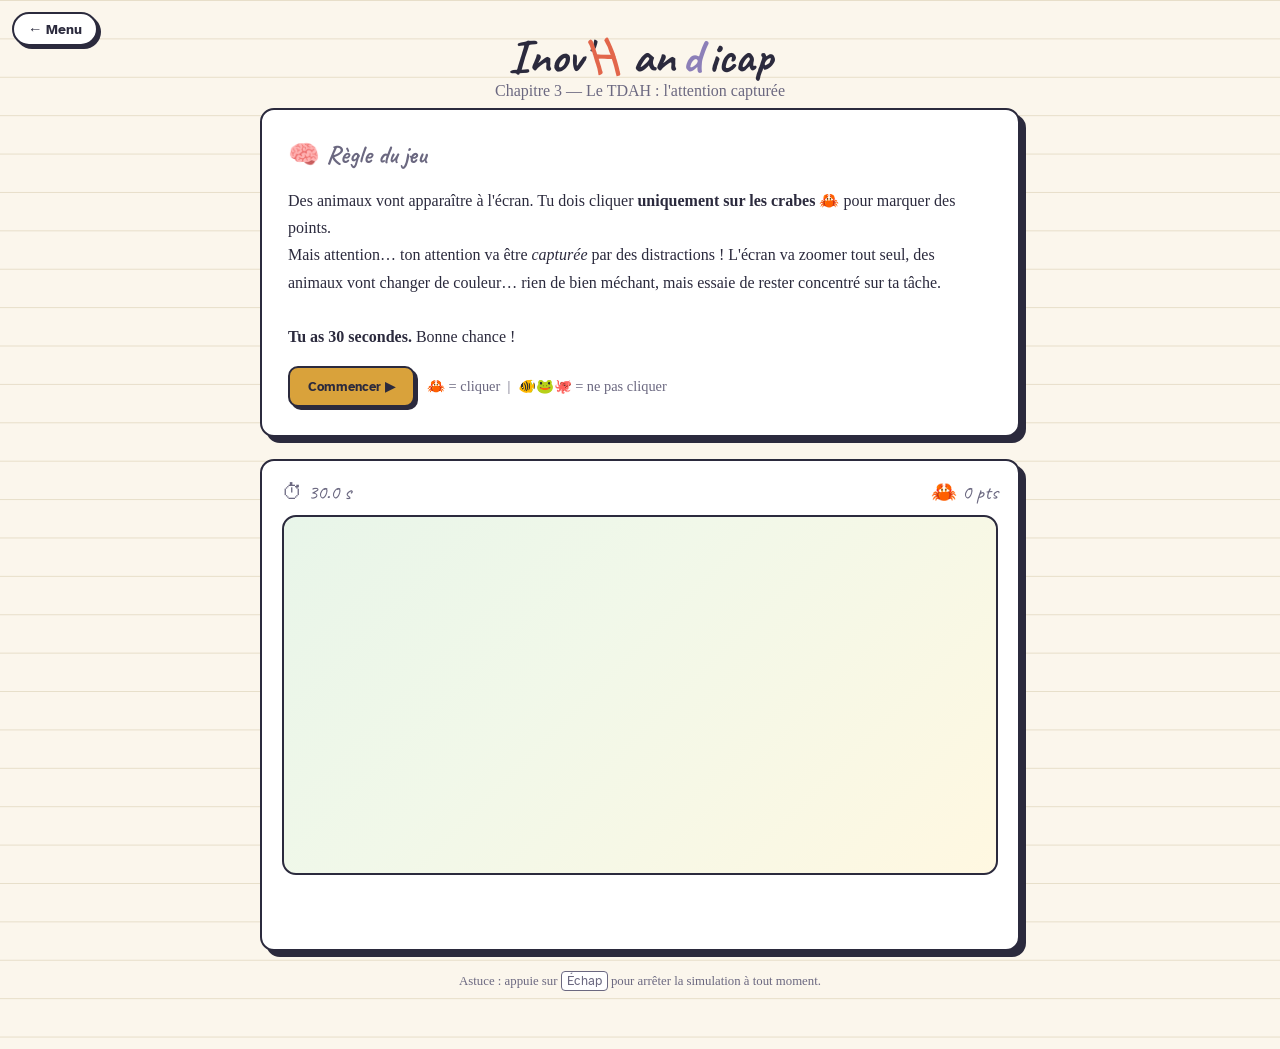
<file: tdah.html>
<!DOCTYPE html>
<html lang="fr">
<head>
<meta charset="UTF-8">
<meta name="viewport" content="width=device-width, initial-scale=1.0">
<title>Chapitre 3 — Le TDAH · Inov'Handicap</title>
<meta name="description" content="Mini-jeu de sensibilisation au TDAH : comprendre le déficit d'attention à travers une simulation interactive.">
<link rel="preconnect" href="https://fonts.googleapis.com">
<link href="https://fonts.googleapis.com/css2?family=Atkinson+Hyperlegible:ital,wght@0,400;0,700;1,400&family=Caveat:wght@600;700&display=swap" rel="stylesheet">
<link rel="stylesheet" href="style.css">
</head>
<body>
<a href="index.html" style="position:fixed;top:12px;left:12px;z-index:1000;padding:6px 14px;background:#fff;color:#2B2A3D;border:2px solid #2B2A3D;border-radius:999px;box-shadow:3px 3px 0 #2B2A3D;font-family:'Atkinson Hyperlegible',sans-serif;font-size:.9rem;font-weight:700;text-decoration:none;">← Menu</a>
<div class="sheet">

  <header>
    <div class="brand">
      Inov'<span class="b">H</span>an<span class="b flip-d">d</span>icap
    </div>
    <div class="subtitle">Chapitre 3 — Le TDAH : l'attention capturée</div>
  </header>

  <!-- ===== CONSIGNE ===== -->
  <div class="card" id="tdahInstructions">
    <h2>🧠 Règle du jeu</h2>
    <p class="tdah-intro-text">
      Des animaux vont apparaître à l'écran. Tu dois cliquer <strong>uniquement sur les crabes</strong> 🦀 pour marquer des points.<br>
      Mais attention… ton attention va être <em>capturée</em> par des distractions ! L'écran va zoomer tout seul, des animaux vont changer de couleur… rien de bien méchant, mais essaie de rester concentré sur ta tâche.<br><br>
      <strong>Tu as 30 secondes.</strong> Bonne chance !
    </p>
    <div class="row">
      <button class="action" id="tdahStartBtn">Commencer ▶</button>
      <span class="tdah-legend-animals">
        🦀 = cliquer &nbsp;|&nbsp; 🐠🐸🐙 = ne pas cliquer
      </span>
    </div>
  </div>

  <!-- ===== ARÈNE DE JEU ===== -->
  <div id="tdahArena" style="display:block;">
    <div class="card tdah-arena-card">
      <div class="row" style="justify-content:space-between; margin-top:0; margin-bottom:10px;">
        <span class="timerline" id="tdahTimer">⏱ 30.0 s</span>
        <span class="timerline" id="tdahScore">🦀 0 pts</span>
        <button class="action ghost" id="tdahStopBtn" style="display:none;" title="Arrêter la simulation (Échap)">⛔ Stop</button>
      </div>
      <div class="tdah-grid" id="tdahGrid">
        <!-- Les animaux apparaissent ici dynamiquement -->
      </div>
      <div class="tdah-zoom-label" id="tdahZoomLabel"></div>
    </div>
  </div>

  <!-- ===== RÉSULTATS ===== -->
  <div id="tdahResults" style="display:none;">
    <div class="card">
      <h2>Résultats de la partie</h2>
      <div class="stats">
        <div class="stat"><div class="num" id="statCrabs">—</div><div class="label">crabes attrapés</div></div>
        <div class="stat"><div class="num" id="statBad">—</div><div class="label">mauvais clics</div></div>
        <div class="stat"><div class="num" id="statScore">—</div><div class="label">score final</div></div>
      </div>
      <div class="feedback" id="tdahFeedback">
        Un simple zoom ou une couleur qui change a suffi à détourner ton regard ? Pour une personne avec un TDAH, ces petits détails du quotidien captent l'attention de façon beaucoup plus forte.
      </div>
      <div class="row">
        <button class="action ghost" id="tdahReplayBtn">Rejouer ↻</button>
        <button class="action" id="tdahShowExplBtn">Comprendre le TDAH →</button>
      </div>
    </div>
  </div>

  <!-- ===== FICHE PÉDAGOGIQUE ===== -->
  <div id="tdahExplanation" style="display:none;">
    <div class="card tdah-expl-card">
      <h2>🧠 Qu'est-ce que le TDAH ?</h2>
      <div class="tdah-expl-content">
        <div class="tdah-expl-block">
          <h3>Définition</h3>
          <p>
            Le <strong>TDAH</strong> (Trouble du Déficit de l'Attention avec ou sans Hyperactivité)
            est un <strong>trouble du neurodéveloppement</strong>. Il affecte la capacité à maintenir 
            son attention, à contrôler ses impulsions et parfois à gérer son niveau d'activité.
          </p>
        </div>

        <div class="tdah-expl-block">
          <h3>📊 Chiffres clés</h3>
          <ul>
            <li><strong>5 à 7 %</strong> des enfants et adolescents sont concernés</li>
            <li><strong>3 %</strong> de la population adulte vit avec un TDAH</li>
            <li>Le TDAH est souvent <strong>diagnostiqué tardivement</strong>, surtout chez les filles</li>
          </ul>
        </div>

        <div class="tdah-expl-block">
          <h3>💡 Ce qu'il faut retenir</h3>
          <p class="tdah-expl-quote">
            « Ce n'est pas de la mauvaise volonté, c'est un cerveau qui fonctionne différemment. »
          </p>
          <p>
            Une personne avec un TDAH ne choisit pas de ne pas écouter. Son cerveau est 
            littéralement <strong>"capturé"</strong> par les stimuli environnants — exactement 
            comme les zooms et les changements de couleur du jeu : des détails anodins pour la plupart des gens, mais impossibles à ignorer. L'effort nécessaire pour 
            rester concentré est beaucoup plus grand.
          </p>
        </div>

        <div class="tdah-expl-block">
          <h3>🤝 Comment aider ?</h3>
          <ul>
            <li>Être patient et bienveillant</li>
            <li>Donner des consignes courtes et claires</li>
            <li>Limiter les distractions dans l'environnement</li>
            <li>Encourager plutôt que punir</li>
          </ul>
        </div>
      </div>

      <div class="row">
        <button class="action ghost" id="tdahReplayBtn2">Rejouer ↻</button>
        <a href="index.html" class="action" style="text-decoration:none; display:inline-block;">Retour au menu</a>
        <!-- <a href="daltonisme.html" class="action" style="text-decoration:none; display:inline-block;">Chapitre suivant →</a> -->
      </div>
    </div>
  </div>

  <footer>Astuce&nbsp;: appuie sur <kbd>Échap</kbd> pour arrêter la simulation à tout moment.</footer>
</div>

<script src="tdah.js" defer></script>
</body>
</html>
</file>
<file: daltonisme/style.css>
/* ================================================================
   === TOKENS & RESET (alignés sur template.css) ===
================================================================ */
:root {
  --paper:        #FBF6EC;
  --paper-line:   #E7DEC9;
  --ink:          #2B2A3D;
  --ink-soft:     #6B6880;
  --coral:        #E2664B;
  --moss:         #5E8C6A;
  --gold:         #D9A23B;
  --lilac:        #8C7FB8;
  --correct-bg:   #DCEBDD;
  --wrong-bg:     #F6D6CE;
  --radius:       14px;

  /* Couleurs réelles */
  --couleur-rouge-reel:    #c0392b;
  --couleur-vert-reel:     #27ae60;
  --couleur-bleu-reel:     #2980b9;
  --couleur-jaune-reel:    #f1c40f;
  --couleur-orange-reel:   #e67e22;

  /* Simulation DEUTÉRANOPIE */
  --couleur-rouge-dalton:  #7a6a2a;
  --couleur-vert-dalton:   #8b7d30;
  --couleur-bleu-dalton:   #5b6cb8;
  --couleur-jaune-dalton:  #d4b800;
  --couleur-orange-dalton: #b8952a;
}

/* Simulation PROTANOPIE */
body.mode-protanopie {
  --couleur-rouge-dalton:  #2e1e08;
  --couleur-vert-dalton:   #8a9e30;
  --couleur-bleu-dalton:   #4a8ec0;
  --couleur-jaune-dalton:  #b8c020;
  --couleur-orange-dalton: #6a7010;
}

/* Mode combiné niveau 3 : proto + deutéra mélangés
   Rouge et orange deviennent quasi identiques : brun-kaki très sombre
   Les autres fils (vert, jaune, bleu, gris) restent distincts → faux indices */
body.mode-combine {
  --couleur-rouge-dalton:  #4a3010;  /* brun sombre */
  --couleur-orange-dalton: #524010;  /* brun-kaki, quasi identique au rouge */
  --couleur-vert-dalton:   #6a8c20;  /* olive plus clair → piège accrocheur */
  --couleur-jaune-dalton:  #b8a800;  /* jaune terne */
  --couleur-bleu-dalton:   #3a60b0;  /* bleu clair → attire l'œil mais faux */
}

*, *::before, *::after { box-sizing: border-box; margin: 0; padding: 0; }

html, body {
  margin: 0; padding: 0;
}

body {
  background: var(--paper);
  background-image: linear-gradient(var(--paper-line) 1px, transparent 1px);
  background-size: 100% 2.4em;
  color: var(--ink);
  font-family: 'Times New Roman', serif;
  min-height: 100vh;
  padding: 32px 16px 60px;
  display: flex;
  justify-content: center;
}

#app {
  width: 100%;
  max-width: 600px;
}

/* ================================================================
   === ÉCRANS ===
================================================================ */
.ecran {
  display: none;
  flex-direction: column;
  align-items: center;
  gap: 20px;
  animation: fadeIn 0.4s ease;
}
.ecran.actif { display: flex; }

@keyframes fadeIn {
  from { opacity: 0; transform: translateY(10px); }
  to   { opacity: 1; transform: translateY(0); }
}

/* ================================================================
   === COMPOSANTS COMMUNS ===
================================================================ */
.carte {
  background: #fff;
  border: 2px solid var(--ink);
  border-radius: var(--radius);
  box-shadow: 6px 6px 0 var(--ink);
  padding: 28px 26px;
  width: 100%;
  text-align: center;
}

h1 {
  font-family: 'Caveat', cursive;
  font-size: clamp(2rem, 6vw, 3rem);
  color: var(--ink);
  line-height: 1.1;
}
h2 {
  font-family: 'Caveat', cursive;
  font-size: clamp(1.4rem, 4vw, 1.9rem);
  color: var(--ink-soft);
}
h3 {
  font-family: 'Caveat', cursive;
  font-size: 1.2rem;
  color: var(--ink-soft);
  font-weight: 700;
  margin-top: 6px;
}
p {
  line-height: 1.6;
  font-size: 0.95rem;
  color: var(--ink);
}

/* Boutons */
.btn {
  border: 2px solid var(--ink);
  background: var(--gold);
  color: var(--ink);
  font-weight: 700;
  font-family: 'Atkinson Hyperlegible', sans-serif;
  padding: 10px 18px;
  border-radius: 10px;
  cursor: pointer;
  box-shadow: 3px 3px 0 var(--ink);
  transition: transform 0.1s ease, box-shadow 0.1s ease;
}
.btn:hover  { transform: translateY(-2px); box-shadow: 4px 4px 0 var(--ink); }
.btn:active { transform: scale(0.97); box-shadow: 1px 1px 0 var(--ink); }

.btn-primaire   { background: var(--coral); color: #fff; }
.btn-secondaire { background: var(--lilac); color: #fff; }
.btn-neutre     { background: var(--moss);  color: #fff; }

/* Minuterie */
.minuterie {
  font-family: 'Caveat', cursive;
  font-size: 2.8rem;
  font-weight: 900;
  font-variant-numeric: tabular-nums;
  color: var(--coral);
  background: var(--paper);
  border-radius: 10px;
  padding: 6px 24px;
  min-width: 110px;
  text-align: center;
  border: 2px solid var(--ink);
  transition: color 0.3s, border-color 0.3s;
}
.minuterie.urgent {
  color: var(--coral);
  border-color: var(--coral);
  animation: pulse 0.6s infinite alternate;
}
@keyframes pulse {
  from { transform: scale(1); }
  to   { transform: scale(1.06); }
}

/* Consigne */
.consigne {
  background: var(--paper-line);
  border: 2px solid var(--ink);
  border-radius: var(--radius);
  padding: 12px 16px;
  font-size: 1rem;
  text-align: left;
  width: 100%;
}
.consigne strong { color: var(--coral); }

/* Encadrés */
.encart-victoire {
  background: var(--correct-bg);
  border: 2px solid var(--ink);
  border-radius: var(--radius);
  padding: 16px;
  text-align: left;
  width: 100%;
}
.encart-defaite {
  background: var(--wrong-bg);
  border: 2px solid var(--ink);
  border-radius: var(--radius);
  padding: 16px;
  text-align: left;
  width: 100%;
}
.encart-info {
  background: #ede9f7;
  border: 2px solid var(--ink);
  border-radius: var(--radius);
  padding: 16px;
  text-align: left;
  width: 100%;
}
.encart-victoire h3,
.encart-defaite h3,
.encart-info h3 {
  font-family: 'Caveat', cursive;
  color: var(--ink);
  font-size: 1.2rem;
  font-weight: 700;
  margin-bottom: 8px;
}

/* Progression */
.progression {
  display: flex;
  gap: 8px;
  justify-content: center;
}
.prog-dot {
  width: 14px; height: 14px;
  border-radius: 50%;
  background: var(--paper);
  border: 2px solid var(--ink);
  transition: background 0.3s;
}
.prog-dot.fait   { background: var(--moss);  border-color: var(--moss); }
.prog-dot.actuel { background: var(--coral); border-color: var(--coral); }

/* Badge */
.badge-dalton {
  display: inline-block;
  background: var(--coral);
  color: var(--paper);
  font-weight: 700;
  font-size: 0.75rem;
  padding: 3px 10px;
  border-radius: 999px;
  border: 2px solid var(--ink);
  letter-spacing: 0.08em;
  text-transform: uppercase;
}

/* ================================================================
   === STYLES BOMBE (niveaux 1, 1b, 3) ===
================================================================ */
#scene-bombe,
#scene-bombe-1b,
#scene-bombe-n3 {
  background: var(--paper-line);
  border: 2px solid var(--ink);
  border-radius: var(--radius);
  padding: 24px 16px;
  width: 100%;
  display: flex;
  flex-direction: column;
  align-items: center;
  gap: 20px;
}

.boitier-bombe {
  background: var(--ink);
  border: 3px solid var(--ink);
  border-radius: 14px;
  padding: 20px 28px;
  display: flex;
  flex-direction: column;
  align-items: center;
  gap: 16px;
  box-shadow: 6px 6px 0 var(--coral);
}

.affichage-bombe {
  font-family: 'Atkinson Hyperlegible', sans-serif;
  font-size: 2.2rem;
  font-weight: 900;
  color: var(--coral);
  background: var(--paper);
  padding: 8px 20px;
  border-radius: 6px;
  border: 2px solid var(--ink);
  letter-spacing: 4px;
  min-width: 140px;
  text-align: center;
}

.zone-fils {
  display: flex;
  gap: 24px;
  flex-wrap: wrap;
  justify-content: center;
}

.fil-conteneur {
  display: flex;
  flex-direction: column;
  align-items: center;
  gap: 6px;
  cursor: pointer;
}

.fil-prise {
  width: 20px; height: 20px;
  background: var(--ink-soft);
  border-radius: 50%;
  border: 3px solid var(--ink);
}

.fil-cable {
  width: 10px;
  height: 90px;
  border-radius: 5px;
  transition: opacity 0.2s, transform 0.2s;
}

.fil-cable.coupe {
  opacity: 0.2;
  transform: scaleY(0.5);
  filter: brightness(0.4);
}

/* Couleurs daltonisées */
.fil-cable[data-couleur="rouge"] {
  background: linear-gradient(to bottom, var(--couleur-rouge-dalton), #5a4e1e, var(--couleur-rouge-dalton));
}
.fil-cable[data-couleur="vert"] {
  background: linear-gradient(to bottom, var(--couleur-vert-dalton), #6a5c22, var(--couleur-vert-dalton));
}
.fil-cable[data-couleur="bleu"] {
  background: linear-gradient(to bottom, var(--couleur-bleu-dalton), #3a4a9a, var(--couleur-bleu-dalton));
}
.fil-cable[data-couleur="jaune"] {
  background: linear-gradient(to bottom, var(--couleur-jaune-dalton), #a89000, var(--couleur-jaune-dalton));
}
.fil-cable[data-couleur="orange"] {
  background: linear-gradient(to bottom, var(--couleur-orange-dalton), #4a4e08, var(--couleur-orange-dalton));
}
.fil-cable[data-couleur="gris"] {
  background: linear-gradient(to bottom, #5a5e62, #3a3e42, #5a5e62);
}

.fil-conteneur:hover .fil-cable:not(.coupe) {
  filter: brightness(1.3);
  transform: scaleX(1.2);
}

/* ================================================================
   === TRANSITION DALTONISME ===
================================================================ */
.transition-dalton {
  background: #ede9f7;
  border: 2px solid var(--ink);
  border-radius: 12px;
  padding: 20px;
  width: 100%;
  text-align: left;
}
.transition-dalton h3 {
  color: var(--ink);
  font-family: 'Caveat', cursive;
  font-size: 1.3rem;
  font-weight: 700;
  margin-bottom: 10px;
}
.palette-compare {
  display: flex;
  gap: 8px;
  align-items: center;
  flex-wrap: wrap;
  margin: 12px 0;
}
.palette-groupe {
  display: flex;
  flex-direction: column;
  align-items: center;
  gap: 4px;
  font-size: 0.68rem;
  color: var(--ink-soft);
  text-align: center;
}
.palette-carre {
  width: 36px; height: 36px;
  border-radius: 5px;
  border: 2px solid var(--ink);
}
.palette-fleche {
  color: var(--ink);
  font-size: 1.2rem;
  flex-shrink: 0;
}

/* ================================================================
   === ÉCRAN D'ACCUEIL ===
================================================================ */
.accueil-intro {
  border-left: 4px solid var(--coral);
  padding-left: 14px;
  text-align: left;
}
.demo-palette {
  display: flex;
  gap: 10px;
  justify-content: center;
  flex-wrap: wrap;
  margin: 8px 0;
}
.demo-couleur {
  display: flex;
  flex-direction: column;
  align-items: center;
  gap: 5px;
  font-size: 0.7rem;
  color: var(--ink-soft);
}
.demo-carre {
  width: 40px; height: 40px;
  border-radius: 6px;
  border: 2px solid var(--ink);
}

/* ================================================================
   === SCORE FINAL ===
================================================================ */
.score-barre {
  display: flex;
  justify-content: center;
  gap: 12px;
  margin: 12px 0;
}
.score-item {
  display: flex;
  flex-direction: column;
  align-items: center;
  gap: 4px;
  font-size: 0.8rem;
  color: var(--ink-soft);
}
.score-icone { font-size: 1.8rem; }

/* ================================================================
   === RESPONSIVE ===
================================================================ */
@media (max-width: 420px) {
  .zone-fils { gap: 16px; }
  .fil-cable { height: 70px; width: 9px; }
  .boitier-bombe { padding: 14px 16px; }
}
</file>
<file: explication.css>
/* Fiche pédagogique de fin de jeu — même mise en forme que celle du TDAH */
.expl-content{
  display:flex;
  flex-direction:column;
  gap:18px;
  text-align:left;
}
.expl-block h3{
  font-family:'Caveat', cursive;
  font-size:1.25rem;
  color:var(--lilac, #8C7FB8);
  margin:0 0 6px;
}
.expl-block p,
.expl-block ul{
  font-size:.95rem;
  line-height:1.65;
  color:var(--ink, #2B2A3D);
  margin:0;
  padding-left:0;
}
.expl-block p + p{
  margin-top:8px;
}
.expl-block ul{
  padding-left:1.3em;
}
.expl-block li{
  margin-bottom:4px;
}
.expl-quote{
  font-family:'Caveat', cursive;
  font-size:1.35rem;
  color:var(--coral, #E2664B);
  font-weight:700;
  font-style:italic;
  border-left:4px solid var(--coral, #E2664B);
  padding-left:14px;
  margin:8px 0 12px;
}
.expl-block p.expl-quote{
  font-size:1.35rem;
  color:var(--coral, #E2664B);
  margin:8px 0 12px;
}
.expl-source{
  font-size:.8rem;
  color:var(--ink-soft, #6B6880);
  font-style:italic;
  margin:0;
}
</file>
<file: tempstyle.css>
/* ==========================================================================
   VARIABLES & DESIGN SYSTEM
   ========================================================================== */
:root {
  --paper: #FBF6EC;
  --paper-line: #E7DEC9;
  --ink: #2B2A3D;
  --ink-soft: #6B6880;
  --amber: #D9A23B;
  --teal: #5E8C6A;
  --red: #E2664B;
  --lilac: #8C7FB8;
  --radius: 16px;
}

/* ==========================================================================
   STRUCTURE GLOBALE
   ========================================================================== */
* {
  box-sizing: border-box;
  margin: 0;
  padding: 0;
}

body {
  background: var(--paper);
  background-image: linear-gradient(var(--paper-line) 1px, transparent 1px);
  background-size: 100% 2.4em;
  color: var(--ink);
  font-family: 'Inter', sans-serif;
  min-height: 100vh;
  padding: 40px 16px 60px;
  display: flex;
  flex-direction: column;
  align-items: center;
}

header {
  text-align: center;
  margin-bottom: 40px;
  display: flex;
  flex-direction: column;
  align-items: center;
  gap: 8px;
}

header h1 {
  font-family: 'Space Grotesk', sans-serif;
  font-weight: 700;
  font-size: 2.5rem;
  letter-spacing: -0.03em;
}

.badge {
  background: var(--ink);
  color: var(--paper);
  padding: 4px 14px;
  border-radius: 999px;
  font-size: 0.8rem;
  font-weight: 600;
  text-transform: uppercase;
  letter-spacing: 0.05em;
}

/* ==========================================================================
   ÉCRANS & NAVIGATION
   ========================================================================== */
.screen {
  display: none;
  max-width: 800px;
  width: 100%;
}

.screen.active {
  display: flex;
  flex-direction: column;
  align-items: center;
}

.hidden {
  display: none !important;
}

.panel {
  background: #FFFFFF;
  border: 2px solid var(--ink);
  border-radius: var(--radius);
  box-shadow: 6px 6px 0 var(--ink);
  padding: 32px;
  margin-bottom: 24px;
  width: 100%;
}

/* ==========================================================================
   COMPOSANTS GENERIQUES
   ========================================================================== */
.btn-primary {
  background: var(--amber);
  color: var(--ink);
  border: 2px solid var(--ink);
  border-radius: 12px;
  padding: 14px 28px;
  font-family: 'Space Grotesk', sans-serif;
  font-weight: 600;
  font-size: 1rem;
  cursor: pointer;
  box-shadow: 4px 4px 0 var(--ink);
  transition: transform 0.1s ease, box-shadow 0.1s ease;
}

.btn-primary:hover {
  transform: translate(2px, 2px);
  box-shadow: 2px 2px 0 var(--ink);
}

.btn-ghost {
  background: #FFFFFF;
  color: var(--ink);
  border: 2px solid var(--ink);
  border-radius: 12px;
  padding: 14px 28px;
  font-family: 'Space Grotesk', sans-serif;
  font-weight: 600;
  font-size: 1rem;
  cursor: pointer;
  box-shadow: 4px 4px 0 var(--ink);
  transition: transform 0.1s ease, box-shadow 0.1s ease;
}

.btn-ghost:hover {
  transform: translate(2px, 2px);
  box-shadow: 2px 2px 0 var(--ink);
}

.back-btn {
  background: none;
  border: none;
  color: var(--ink-soft);
  font-weight: 500;
  font-size: 0.9rem;
  cursor: pointer;
}

.back-btn:hover {
  color: var(--ink);
}

.game-header {
  display: flex;
  align-items: center;
  justify-content: space-between;
  width: 100%;
  border-bottom: 2px dashed var(--paper-line);
  padding-bottom: 12px;
}

.game-title-bar {
  font-family: 'Space Grotesk', sans-serif;
  font-weight: 700;
  color: var(--ink);
}

.round-label {
  font-size: 0.85rem;
  font-weight: 600;
  text-transform: uppercase;
  letter-spacing: 0.05em;
  color: var(--ink-soft);
}

.feedback-msg {
  font-weight: 600;
  font-size: 1rem;
  min-height: 1.5em;
  margin-top: 8px;
}
.feedback-msg.ok { color: var(--teal); }
.feedback-msg.err { color: var(--red); }

/* ==========================================================================
   ACCEUIL (HOME)
   ========================================================================== */
.home-hero {
  text-align: center;
  margin-bottom: 32px;
  max-width: 600px;
}

.home-hero h2 {
  font-family: 'Space Grotesk', sans-serif;
  font-size: 2.2rem;
  font-weight: 700;
  margin-bottom: 12px;
  line-height: 1.2;
}

.home-hero h2 span {
  color: var(--red);
}

.home-hero p {
  color: var(--ink-soft);
  line-height: 1.6;
}

.game-cards {
  display: grid;
  grid-template-columns: repeat(2, 1fr);
  gap: 24px;
  width: 100%;
}

.game-card {
  background: #FFFFFF;
  border: 2px solid var(--ink);
  border-radius: var(--radius);
  box-shadow: 6px 6px 0 var(--ink);
  padding: 24px;
  cursor: pointer;
  display: flex;
  flex-direction: column;
  transition: transform 0.2s ease, box-shadow 0.2s ease;
}

.game-card:hover {
  transform: translate(-2px, -2px);
  box-shadow: 8px 8px 0 var(--ink);
}

.card-icon { font-size: 2rem; margin-bottom: 12px; }
.card-num { font-size: 0.8rem; font-weight: 600; color: var(--lilac); text-transform: uppercase; }
.card-title { font-family: 'Space Grotesk', sans-serif; font-size: 1.3rem; font-weight: 700; margin: 4px 0 8px; }
.card-desc { color: var(--ink-soft); font-size: 0.9rem; line-height: 1.5; margin-bottom: 20px; flex-grow: 1; }
.card-btn { align-self: start; background: none; border: none; font-weight: 600; color: var(--ink); cursor: pointer; }

/* ==========================================================================
   MINI-JEU 1 — LA PERTE DES REPÈRES
   ========================================================================== */
.g1-layout {
  display: grid;
  grid-template-columns: 240px 1fr;
  gap: 24px;
  width: 100%;
}

.legend-box {
  background: #FFFFFF;
  border: 2px solid var(--ink);
  border-radius: var(--radius);
  padding: 16px;
  box-shadow: 4px 4px 0 var(--ink);
}

.legend-title {
  font-size: 0.8rem;
  font-weight: 700;
  text-transform: uppercase;
  margin-bottom: 12px;
  color: var(--ink-soft);
  text-align: center;
}

.legend-grid {
  display: flex;
  flex-direction: column;
  gap: 6px;
}

.legend-item {
  display: flex;
  justify-content: space-between;
  align-items: center;
  padding: 4px 8px;
  border-bottom: 1px dashed var(--paper-line);
  font-family: 'Space Grotesk', sans-serif;
}

.glyph-sym { font-size: 1.2rem; font-weight: 700; color: var(--lilac); }
.glyph-eq { color: var(--ink-soft); }
.glyph-num { font-weight: 700; }

.g1-right {
  display: flex;
  flex-direction: column;
  gap: 20px;
}

.safe-display { font-size: 3.5rem; margin-bottom: 12px; }
.combo-slots { display: flex; gap: 12px; justify-content: center; }
.combo-slot {
  width: 44px;
  height: 44px;
  border: 2px solid var(--ink);
  border-radius: 8px;
  display: flex;
  align-items: center;
  justify-content: center;
  font-weight: 700;
  background: var(--paper);
}
.combo-slot.filled { background: var(--teal); color: white; }

.progress-dots { display: flex; gap: 8px; }
.dot { width: 10px; height: 10px; border-radius: 50%; border: 1.5px solid var(--ink); background: transparent; }
.dot.current { background: var(--amber); }
.dot.done { background: var(--ink); }

.equation-display {
  font-family: 'Space Grotesk', sans-serif;
  font-size: 2.2rem;
  font-weight: 700;
  margin: 12px 0;
}
.eq-glyph { color: var(--lilac); }
.eq-op { color: var(--red); margin: 0 8px; }

.answer-input {
  width: 80px;
  padding: 10px;
  font-family: 'Space Grotesk', sans-serif;
  font-size: 1.3rem;
  font-weight: 700;
  text-align: center;
  border: 2px solid var(--ink);
  border-radius: 8px;
  background: var(--paper);
}
.answer-input.correct { border-color: var(--teal); background: #E8F5E9; }
.answer-input.wrong { border-color: var(--red); background: #FFEBEE; }

/* Debriefing final */
.result-emoji { font-size: 4rem; margin-top: 16px; }
.result-title { font-family: 'Space Grotesk', sans-serif; font-size: 1.8rem; font-weight: 700; }
.result-sub { color: var(--ink-soft); margin-bottom: 12px; font-weight: 500; }
.debrief-box {
  background: #FFFFFF;
  border: 2px solid var(--ink);
  border-radius: var(--radius);
  padding: 24px;
  max-width: 600px;
  line-height: 1.6;
  box-shadow: 4px 4px 0 var(--paper-line);
}
.debrief-box h3 { font-family: 'Space Grotesk', sans-serif; margin-bottom: 12px; color: var(--red); }
.debrief-box p { margin-bottom: 12px; font-size: 0.95rem; }

/* ==========================================
   MINI-JEU 2 — L'ESTIMATION IMPOSSIBLE
   ========================================== */
#g2-timer-bar-wrap {
  width: 100%;
  height: 8px;
  background: var(--paper-line);
  border-radius: 999px;
  overflow: hidden;
}
#g2-timer-bar {
  height: 100%;
  width: 100%;
  background: linear-gradient(90deg, var(--teal), var(--amber));
  transition: width 0.1s linear;
}

#g2-field {
  position: relative;
  width: 100%;
  height: 380px;
  background: #FFFFFF;
  border: 2px solid var(--ink);
  border-radius: var(--radius);
  overflow: hidden;
  box-shadow: inset 0 0 20px rgba(0,0,0,0.05);
}

/* Enclos virtuel */
.fence-h, .fence-v { position: absolute; background: var(--paper-line); opacity: 0.4; }
.fence-h.top { top: 16px; left: 0; right: 0; height: 2px; border-top: 2px dashed var(--ink); }
.fence-h.bottom { bottom: 16px; left: 0; right: 0; height: 2px; border-top: 2px dashed var(--ink); }
.fence-v.left { left: 16px; top: 0; bottom: 0; width: 2px; border-left: 2px dashed var(--ink); }
.fence-v.right { right: 16px; top: 0; bottom: 0; width: 2px; border-left: 2px dashed var(--ink); }

#g2-overlay {
  position: absolute;
  inset: 0;
  background: rgba(251, 246, 236, 0.95);
  z-index: 20;
  display: flex;
  flex-direction: column;
  align-items: center;
  justify-content: center;
  gap: 12px;
  padding: 24px;
  text-align: center;
}
#g2-overlay-title { font-family: 'Space Grotesk', sans-serif; font-size: 1.6rem; }
#g2-overlay-msg { color: var(--ink-soft); max-width: 300px; margin-bottom: 8px; }

.sheep {
  position: absolute;
  user-select: none;
  line-height: 1;
  transition: filter 0.3s ease;
  will-change: left, top;
}

.g2-controls {
  display: flex;
  align-items: center;
  gap: 16px;
  margin-top: 8px;
}
.count-btn {
  width: 46px;
  height: 46px;
  border: 2px solid var(--ink);
  background: #FFFFFF;
  border-radius: 50%;
  font-size: 1.5rem;
  font-weight: 700;
  cursor: pointer;
  display: flex;
  align-items: center;
  justify-content: center;
}
.count-btn:disabled { opacity: 0.3; cursor: not-allowed; }
#g2-count-display {
  font-family: 'Space Grotesk', sans-serif;
  font-size: 2.2rem;
  font-weight: 700;
  min-width: 60px;
  text-align: center;
}
#g2-submit {
  background: var(--ink);
  color: var(--paper);
  border: none;
  border-radius: 12px;
  padding: 12px 24px;
  font-weight: 600;
  font-family: 'Space Grotesk', sans-serif;
  cursor: pointer;
}
#g2-submit:disabled { opacity: 0.3; cursor: not-allowed; }

.g2-score-row {
  display: flex;
  gap: 24px;
  margin-top: 12px;
}
.score-badge { text-align: center; }
.score-badge .num { font-family: 'Space Grotesk', sans-serif; font-size: 1.5rem; font-weight: 700; color: var(--teal); }
.score-badge .lbl { font-size: 0.75rem; color: var(--ink-soft); text-transform: uppercase; }

/* ==========================================
   PANEL BILAN
   ========================================== */
.bilan-box {
  background: #E8F5E9;
  border: 2px solid var(--teal);
  border-radius: var(--radius);
  padding: 24px;
  line-height: 1.6;
}

/* ==========================================
   MEDIA QUERIES (RESPONSIVE)
   ========================================== */
@media (max-width: 640px) {
  .g1-layout {
    grid-template-columns: 1fr;
  }
  .legend-box {
    order: 2;
  }
  .game-cards {
    grid-template-columns: 1fr;
  }
  #g2-field {
    height: 280px;
  }
  header h1 {
    font-size: 1.8rem;
  }
}
</file>
<file: style.css>
:root{
--paper:#FBF6EC;
--paper-line:#E7DEC9;
--ink:#2B2A3D;
--ink-soft:#6B6880;
--coral:#E2664B;
--moss:#5E8C6A;
--gold:#D9A23B;
--lilac:#8C7FB8;
--correct-bg:#DCEBDD;
--wrong-bg:#F6D6CE;
--radius:14px;
}

*{box-sizing:border-box;}
html,body{margin:0;padding:0;}
body{
background:var(--paper);
background-image:
    linear-gradient(var(--paper-line) 1px, transparent 1px);
background-size: 100% 2.4em;
color:var(--ink);
font-family:'Times new Roman', sans-serif;
min-height:100vh;
padding:32px 16px 60px;
display:flex;
justify-content:center;
}

.sheet{
max-width:760px;
width:100%;
}

header{
text-align:center;
margin-bottom:8px;
}

.brand{
display:inline-flex;
align-items:baseline;
gap:.15em;
font-family:'Caveat', cursive;
font-size:3rem;
font-weight:700;
line-height:1;
}
.brand .b{color:var(--coral); display:inline-block; transform:scaleX(-1);}
.brand .b.flip-d{color:var(--lilac); transform:scaleX(1);}

.subtitle{
color:var(--ink-soft);
font-size:1rem;
margin-top:2px;
}

.legend{
display:flex;
flex-wrap:wrap;
gap:8px;
justify-content:center;
margin:18px 0 22px;
}
.chip{
border:2px solid var(--ink);
border-radius:999px;
padding:4px 12px;
font-size:.85rem;
font-weight:700;
background:#fff;
cursor:pointer;
transition:transform .15s ease, box-shadow .15s ease;
}
.chip.active{
background:var(--ink);
color:var(--paper);
transform:translateY(-2px);
box-shadow:0 3px 0 var(--coral);
}

.card{
background:#fff;
border:2px solid var(--ink);
border-radius:var(--radius);
box-shadow:6px 6px 0 var(--ink);
padding:28px 26px;
margin-bottom:22px;
}

.card h2{
margin:0 0 14px;
font-family:'Caveat', cursive;
font-size:1.6rem;
color:var(--ink-soft);
}

.target{
font-size:1.45rem;
line-height:2.3;
letter-spacing:.01em;
word-spacing:.15em;
min-height:3.5em;
}
.target span.trap {
position: relative;
display: inline-block;
}
.target span.trap:hover::after{
content: attr(data-hint);
position:absolute;
left:50%;
bottom:120%;
transform:translateX(-50%);
background:var(--ink);
color:var(--paper);
padding:4px 9px;
border-radius:8px;
font-size:.75rem;
white-space:nowrap;
font-family:'Atkinson Hyperlegible', sans-serif;
}
.target .ch{ transition: background .08s ease; border-radius:3px; }
.target .ch.correct{ background:var(--correct-bg); }
.target .ch.wrong{ background:var(--wrong-bg); }
.target .ch.current{ outline:2px solid var(--gold); outline-offset:-1px; }

.typebox{
width:100%;
font-family:'Atkinson Hyperlegible', sans-serif;
font-size:1.3rem;
padding:14px 16px;
border:2px solid var(--ink);
border-radius:10px;
background:var(--paper);
color:var(--ink);
outline:none;
}
.typebox:focus{ border-color: var(--lilac); }
.typebox.locked{ background:#eee; color:#999; }

.row{
display:flex;
gap:12px;
margin-top:14px;
flex-wrap:wrap;
align-items:center;
}

button.action{
border:2px solid var(--ink);
background:var(--gold);
color:var(--ink);
font-weight:700;
font-family:'Atkinson Hyperlegible', sans-serif;
padding:10px 18px;
border-radius:10px;
cursor:pointer;
box-shadow:3px 3px 0 var(--ink);
transition:transform .1s ease, box-shadow .1s ease;
}
button.action:hover{ transform:translate(1px,1px); box-shadow:2px 2px 0 var(--ink); }
button.action.ghost{ background:#fff; }

.timerline{
font-family:'Caveat', cursive;
font-size:1.3rem;
color:var(--ink-soft);
}

.stats{
display:grid;
grid-template-columns:repeat(3,1fr);
gap:14px;
text-align:center;
}
.stat .num{
font-size:2.2rem;
font-family:'Caveat', cursive;
font-weight:700;
color:var(--moss);
}
.stat .num.bad{ color:var(--coral); }
.stat .label{
font-size:.8rem;
color:var(--ink-soft);
text-transform:uppercase;
letter-spacing:.05em;
}

.feedback{
margin-top:10px;
font-size:.95rem;
color:var(--ink-soft);
min-height:1.4em;
}

footer{
text-align:center;
color:var(--ink-soft);
font-size:.8rem;
margin-top:10px;
}

@media (max-width: 480px){
.target{ font-size:1.15rem; }
.brand{ font-size:2.2rem; }
}

/* ========================================
   CHAPITRE 3 — TDAH : mini-jeu
   ======================================== */

/* Arène de jeu */
.tdah-arena-card{ padding:18px 20px; }

.tdah-grid{
  position:relative;
  width:100%;
  height:360px;
  background:
    linear-gradient(135deg, #e8f5e9 0%, #f1f8e9 40%, #fff8e1 100%);
  border:2px solid var(--ink);
  border-radius:var(--radius);
  overflow:hidden;
  transform-origin:center center;
  will-change:transform;
  cursor:crosshair;
}
/* Label du zoom (ex: "Oh, un papillon !") */
.tdah-zoom-label{
  text-align:center;
  font-family:'Caveat', cursive;
  font-size:1.5rem;
  color:var(--coral);
  font-weight:700;
  margin-top:8px;
  min-height:2em;
  opacity:0;
  transform:translateY(8px);
  transition:opacity 200ms ease, transform 200ms ease;
}
.tdah-zoom-label.visible{
  opacity:1;
  transform:translateY(0);
}

/* Animaux (boutons émojis) */
.tdah-animal{
  position:absolute;
  font-size:2.4rem;
  line-height:1;
  background:none;
  border:none;
  cursor:pointer;
  padding:6px;
  border-radius:50%;
  transition:transform .12s ease, opacity .25s ease, filter .15s ease;
  animation:tdah-pop-in .25s ease-out;
  z-index:5;
}
.tdah-animal:hover{
  transform:scale(1.25);
}
.tdah-animal:active{
  transform:scale(0.9);
}
.tdah-animal--hit{
  animation:tdah-hit .25s ease-out forwards;
}
.tdah-animal--malus{
  animation:tdah-shake .3s ease;
}
.tdah-animal--flicker{
  animation:tdah-flicker .5s ease-in-out infinite alternate;
}
.tdah-animal--missed{
  opacity:.3;
  transform:scale(0.5);
}

@keyframes tdah-pop-in{
  0%{ transform:scale(0); opacity:0; }
  60%{ transform:scale(1.15); opacity:1; }
  100%{ transform:scale(1); opacity:1; }
}
@keyframes tdah-flicker{
  from{ transform:scale(1); }
  to{ transform:scale(1.2); }
}
@keyframes tdah-hit{
  0%{ transform:scale(1); opacity:1; }
  50%{ transform:scale(1.5); opacity:.5; }
  100%{ transform:scale(0); opacity:0; }
}
@keyframes tdah-shake{
  0%,100%{ transform:translateX(0); }
  20%{ transform:translateX(-6px); }
  40%{ transform:translateX(6px); }
  60%{ transform:translateX(-4px); }
  80%{ transform:translateX(4px); }
}

/* Texte intro & légende */
.tdah-intro-text{
  font-size:1rem;
  line-height:1.7;
  color:var(--ink);
}
.tdah-legend-animals{
  font-size:.9rem;
  color:var(--ink-soft);
  line-height:2.4;
}

/* Fiche pédagogique TDAH */
.tdah-expl-card{
  padding:28px 28px 22px;
}
.tdah-expl-content{
  display:flex;
  flex-direction:column;
  gap:18px;
}
.tdah-expl-block h3{
  font-family:'Caveat', cursive;
  font-size:1.25rem;
  color:var(--lilac);
  margin:0 0 6px;
}
.tdah-expl-block p,
.tdah-expl-block ul{
  font-size:.95rem;
  line-height:1.65;
  color:var(--ink);
  margin:0;
  padding-left:0;
}
.tdah-expl-block ul{
  padding-left:1.3em;
}
.tdah-expl-block li{
  margin-bottom:4px;
}
.tdah-expl-quote{
  font-family:'Caveat', cursive;
  font-size:1.35rem;
  color:var(--coral);
  font-weight:700;
  font-style:italic;
  border-left:4px solid var(--coral);
  padding-left:14px;
  margin:8px 0 12px;
}

kbd{
  background:#fff;
  border:1px solid var(--ink-soft);
  border-radius:4px;
  padding:1px 5px;
  font-size:.8rem;
  font-family:'Atkinson Hyperlegible', sans-serif;
}

/* Responsive TDAH */
@media (max-width: 480px){
  .tdah-grid{ height:260px; }
  .tdah-animal{ font-size:1.8rem; }
  .tdah-zoom-label{ font-size:1.2rem; }
}
</file>
